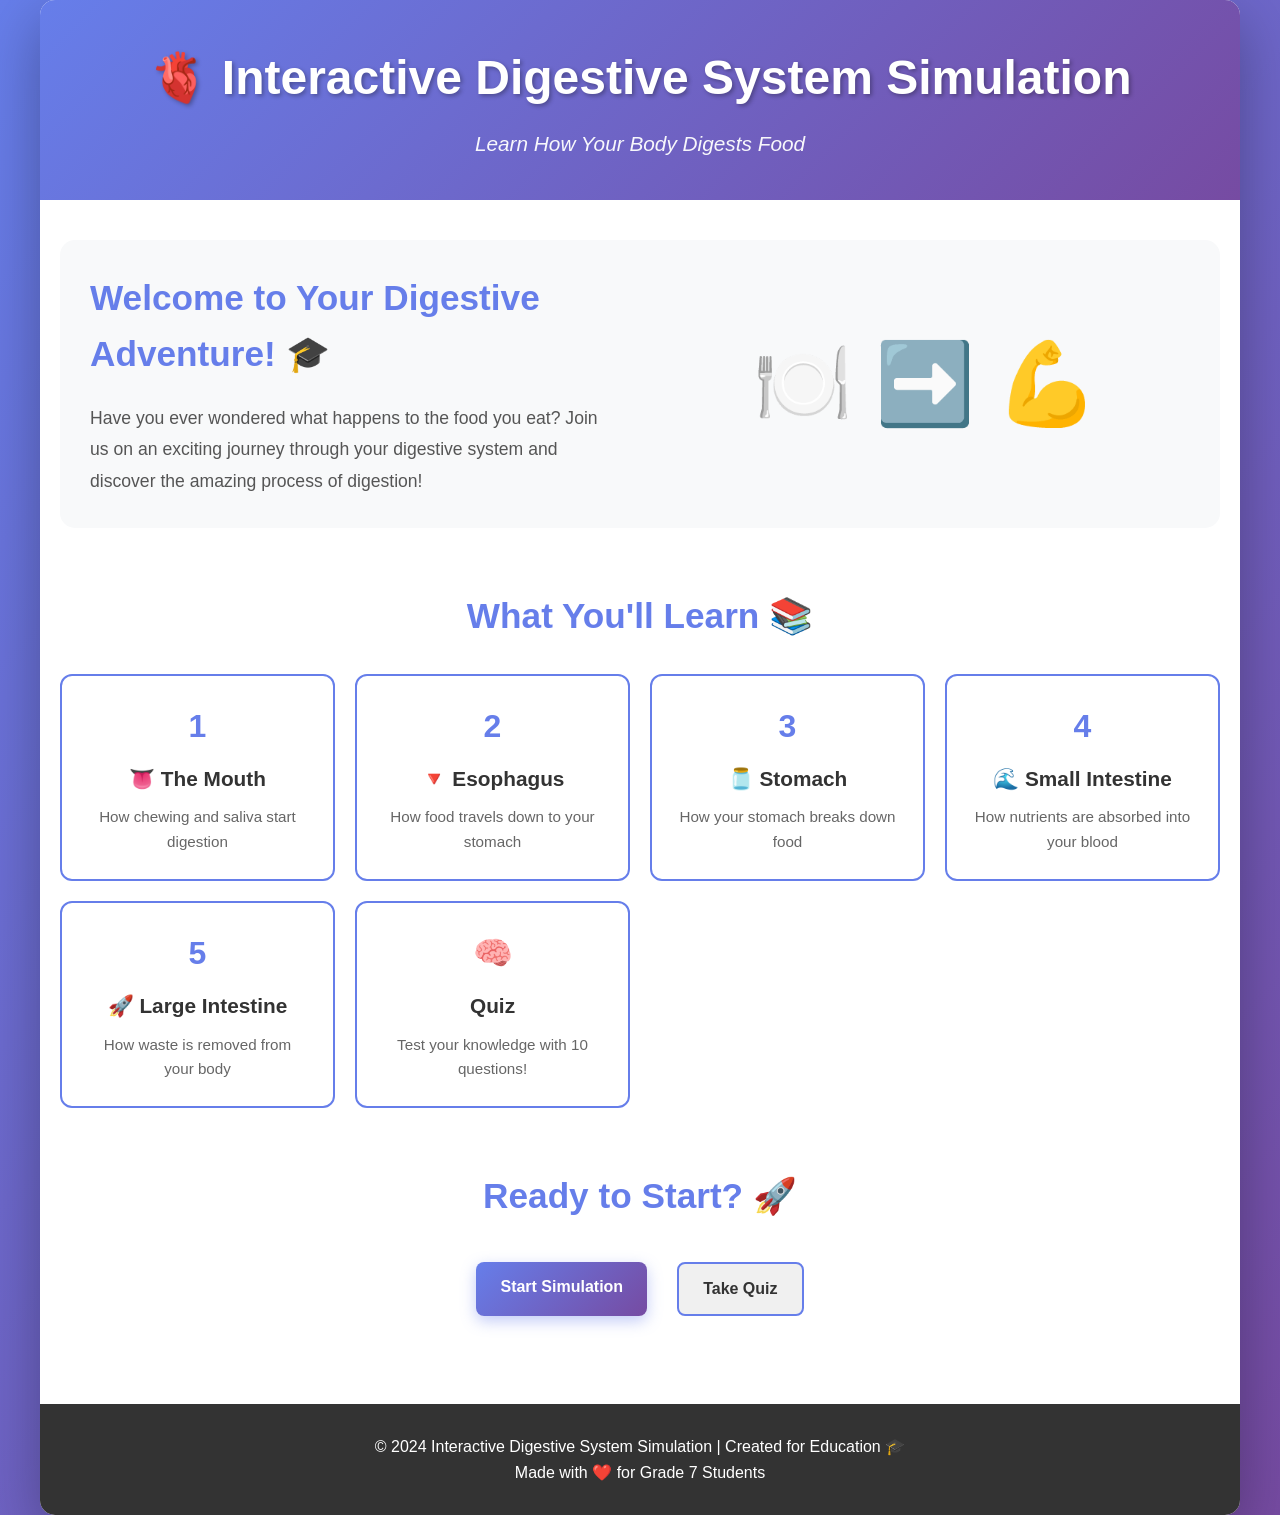
<file: index.html>
<!DOCTYPE html>
<html lang="en">
<head>
    <meta charset="UTF-8">
    <meta name="viewport" content="width=device-width, initial-scale=1.0">
    <meta name="description" content="Interactive Human Digestive System Simulation ">
    <title>Interactive Digestive System Simulation </title>
    <link rel="stylesheet" href="CSS/style.css">
</head>
<body>
    <div class="main-container">
        <!-- Header/Navigation -->
        <header class="header">
            <div class="header-content">
                <h1 class="main-title">🫀 Interactive Digestive System Simulation</h1>
                <p class="subtitle">Learn How Your Body Digests Food </p>
            </div>
        </header>

        <!-- Main Content -->
        <main class="content">
            <!-- Hero Section -->
            <section class="hero-section">
                <div class="hero-text">
                    <h2>Welcome to Your Digestive Adventure! 🎓</h2>
                    <p>Have you ever wondered what happens to the food you eat? Join us on an exciting journey through your digestive system and discover the amazing process of digestion!</p>
                </div>
                <div class="hero-visual">
                    <div class="digestive-icon">🍽️ ➡️ 💪</div>
                </div>
            </section>

            <!-- Learning Objectives -->
            <section class="objectives">
                <h2>What You'll Learn 📚</h2>
                <div class="objectives-grid">
                    <div class="objective-card">
                        <div class="obj-number">1</div>
                        <h3>👅 The Mouth</h3>
                        <p>How chewing and saliva start digestion</p>
                    </div>
                    <div class="objective-card">
                        <div class="obj-number">2</div>
                        <h3>🔻 Esophagus</h3>
                        <p>How food travels down to your stomach</p>
                    </div>
                    <div class="objective-card">
                        <div class="obj-number">3</div>
                        <h3>🫙 Stomach</h3>
                        <p>How your stomach breaks down food</p>
                    </div>
                    <div class="objective-card">
                        <div class="obj-number">4</div>
                        <h3>🌊 Small Intestine</h3>
                        <p>How nutrients are absorbed into your blood</p>
                    </div>
                    <div class="objective-card">
                        <div class="obj-number">5</div>
                        <h3>🚀 Large Intestine</h3>
                        <p>How waste is removed from your body</p>
                    </div>
                    <div class="objective-card">
                        <div class="obj-number">🧠</div>
                        <h3>Quiz</h3>
                        <p>Test your knowledge with 10 questions!</p>
                    </div>
                </div>
            </section>

        
            <!-- Call to Action -->
            <section class="cta">
                <h2>Ready to Start? 🚀</h2>
                <div class="cta-buttons">
                    <a href="HTML/mouth.html" class="btn btn-primary">Start Simulation</a>
                    <a href="HTML/quiz.html" class="btn btn-secondary">Take Quiz</a>
                </div>
            </section>
        </main>

        <!-- Footer -->
        <footer class="footer">
            <p>&copy; 2024 Interactive Digestive System Simulation | Created for Education 🎓</p>
            <p>Made with ❤️ for Grade 7 Students</p>
        </footer>
    </div>

    <script src="JS/main.js"></script>
</body>
</html>
</file>
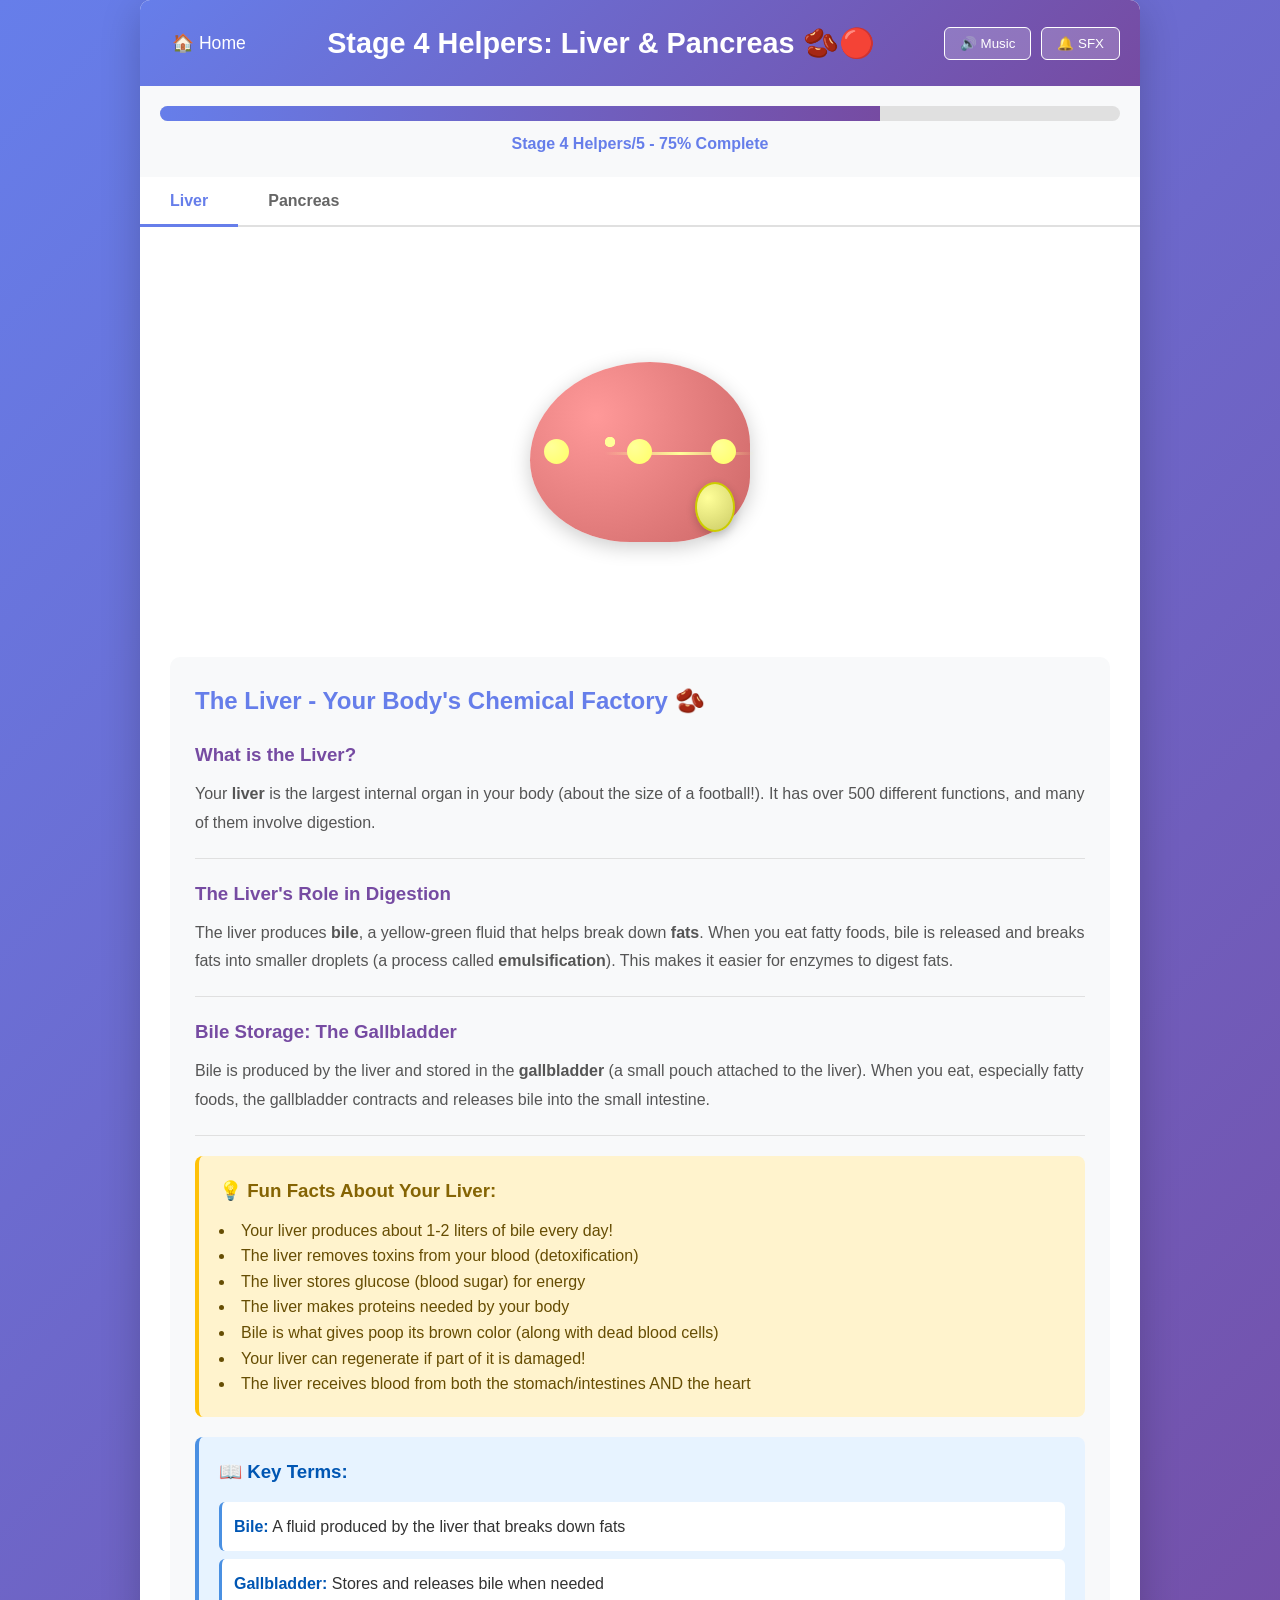
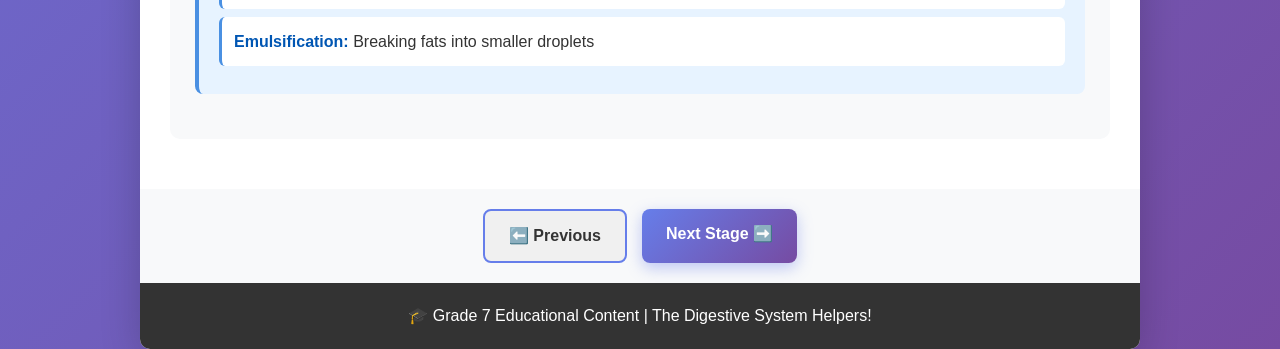
<file: HTML/liver-pancreas.html>
<!DOCTYPE html>
<html lang="en">
<head>
    <meta charset="UTF-8">
    <meta name="viewport" content="width=device-width, initial-scale=1.0">
    <title>Stage 4 Helpers: Liver & Pancreas - Digestive System</title>
    <link rel="stylesheet" href="../CSS/style.css">
    <link rel="stylesheet" href="../CSS/liver-pancreas.css">
</head>
<body>
    <div class="simulator-container">
        <!-- Header -->
        <header class="sim-header">
            <a href="../index.html" class="home-link">🏠 Home</a>
            <h1>Stage 4 Helpers: Liver & Pancreas 🫘🔴</h1>
            <div class="controls">
                <button id="musicToggle" class="control-btn">🔊 Music</button>
                <button id="sfxToggle" class="control-btn">🔔 SFX</button>
            </div>
        </header>

        <!-- Progress Bar -->
        <div class="progress-container">
            <div class="progress-bar">
                <div id="progressFill" class="progress-fill" style="width: 75%;"></div>
            </div>
            <p class="progress-text">Stage 4 Helpers/5 - 75% Complete</p>
        </div>

        <!-- Stage Tabs -->
        <div class="stage-tabs">
            <button class="tab-btn active" onclick="showStage('liver')">Liver</button>
            <button class="tab-btn" onclick="showStage('pancreas')">Pancreas</button>
        </div>

        <!-- Main Content -->
        <main class="stage-content">
            <!-- LIVER STAGE -->
            <div id="liver" class="stage-panel active">
                <div class="stage-visual">
                    <div class="liver-animation-container">
                        <div class="liver-organ">
                            <div class="liver-body"></div>
                            <div class="gallbladder"></div>
                            <div class="bile-ducts"></div>
                            <div class="bile-animation" id="bileAnimation">
                                <div class="bile-particle"></div>
                                <div class="bile-particle"></div>
                                <div class="bile-particle"></div>
                            </div>
                            <div class="fat-droplets">
                                <div class="fat-drop"></div>
                                <div class="fat-drop"></div>
                                <div class="fat-drop"></div>
                            </div>
                        </div>
                    </div>
                </div>

                <div class="educational-content">
                    <h2>The Liver - Your Body's Chemical Factory 🫘</h2>
                    
                    <div class="info-section">
                        <h3>What is the Liver?</h3>
                        <p>
                            Your <strong>liver</strong> is the largest internal organ in your body (about the size of a football!). 
                            It has over 500 different functions, and many of them involve digestion.
                        </p>
                    </div>

                    <div class="info-section">
                        <h3>The Liver's Role in Digestion</h3>
                        <p>
                            The liver produces <strong>bile</strong>, a yellow-green fluid that helps break down <strong>fats</strong>. 
                            When you eat fatty foods, bile is released and breaks fats into smaller droplets 
                            (a process called <strong>emulsification</strong>). This makes it easier for enzymes to digest fats.
                        </p>
                    </div>

                    <div class="info-section">
                        <h3>Bile Storage: The Gallbladder</h3>
                        <p>
                            Bile is produced by the liver and stored in the <strong>gallbladder</strong> 
                            (a small pouch attached to the liver). When you eat, especially fatty foods, 
                            the gallbladder contracts and releases bile into the small intestine.
                        </p>
                    </div>

                    <div class="fun-fact-box">
                        <h3>💡 Fun Facts About Your Liver:</h3>
                        <ul>
                            <li>Your liver produces about 1-2 liters of bile every day!</li>
                            <li>The liver removes toxins from your blood (detoxification)</li>
                            <li>The liver stores glucose (blood sugar) for energy</li>
                            <li>The liver makes proteins needed by your body</li>
                            <li>Bile is what gives poop its brown color (along with dead blood cells)</li>
                            <li>Your liver can regenerate if part of it is damaged!</li>
                            <li>The liver receives blood from both the stomach/intestines AND the heart</li>
                        </ul>
                    </div>

                    <div class="key-terms">
                        <h3>📖 Key Terms:</h3>
                        <div class="term-card">
                            <strong>Bile:</strong> A fluid produced by the liver that breaks down fats
                        </div>
                        <div class="term-card">
                            <strong>Gallbladder:</strong> Stores and releases bile when needed
                        </div>
                        <div class="term-card">
                            <strong>Emulsification:</strong> Breaking fats into smaller droplets
                        </div>
                    </div>
                </div>
            </div>

            <!-- PANCREAS STAGE -->
            <div id="pancreas" class="stage-panel">
                <div class="stage-visual">
                    <div class="pancreas-animation-container">
                        <div class="pancreas-organ">
                            <div class="pancreas-body"></div>
                            <div class="enzyme-production" id="enzymeProduction">
                                <div class="enzyme-bubble"></div>
                                <div class="enzyme-bubble"></div>
                                <div class="enzyme-bubble"></div>
                            </div>
                            <div class="hormone-particles">
                                <div class="hormone-particle">I</div>
                                <div class="hormone-particle">G</div>
                            </div>
                        </div>
                    </div>
                </div>

                <div class="educational-content">
                    <h2>The Pancreas - Your Enzyme Factory 🔴</h2>
                    
                    <div class="info-section">
                        <h3>What is the Pancreas?</h3>
                        <p>
                            Your <strong>pancreas</strong> is a long, thin organ that sits behind your stomach. 
                            It has two main jobs: one for digestion and one for regulating blood sugar.
                        </p>
                    </div>

                    <div class="info-section">
                        <h3>The Pancreas' Role in Digestion</h3>
                        <p>
                            The pancreas produces <strong>pancreatic juice</strong> containing powerful enzymes that break down:
                        </p>
                        <ul>
                            <li><strong>Carbohydrates →</strong> Pancreatic amylase breaks down starches</li>
                            <li><strong>Proteins →</strong> Proteases break down proteins</li>
                            <li><strong>Fats →</strong> Lipase breaks down fats</li>
                        </ul>
                        <p>
                            These enzymes are released into the small intestine where they continue breaking down food 
                            alongside the bile from the liver.
                        </p>
                    </div>

                    <div class="info-section">
                        <h3>Regulating Blood Sugar</h3>
                        <p>
                            The pancreas also produces two important hormones:
                        </p>
                        <ul>
                            <li><strong>Insulin:</strong> Helps your cells take in glucose (blood sugar) for energy</li>
                            <li><strong>Glucagon:</strong> Raises blood sugar when it gets too low</li>
                        </ul>
                        <p>
                            These hormones are released into your bloodstream to control your blood sugar levels throughout the day.
                        </p>
                    </div>

                    <div class="fun-fact-box">
                        <h3>💡 Fun Facts About Your Pancreas:</h3>
                        <ul>
                            <li>Your pancreas is about 6 inches (15 cm) long</li>
                            <li>The pancreas produces about 1-2 liters of pancreatic juice every day</li>
                            <li>Pancreatic enzymes are the most powerful digestive enzymes in your body</li>
                            <li>About 99% of the pancreas is involved in digestion; only 1% produces hormones</li>
                            <li>If the pancreas doesn't produce enough insulin, a person has diabetes</li>
                            <li>The pancreas is sometimes called the "workhorse" of digestion</li>
                        </ul>
                    </div>

                    <div class="key-terms">
                        <h3>📖 Key Terms:</h3>
                        <div class="term-card">
                            <strong>Pancreatic Juice:</strong> Contains enzymes for breaking down all food types
                        </div>
                        <div class="term-card">
                            <strong>Insulin:</strong> A hormone that helps cells use glucose
                        </div>
                        <div class="term-card">
                            <strong>Glucagon:</strong> A hormone that raises blood sugar levels
                        </div>
                        <div class="term-card">
                            <strong>Diabetes:</strong> A condition where blood sugar isn't controlled properly
                        </div>
                    </div>
                </div>
            </div>
        </main>

        <!-- Navigation Buttons -->
        <div class="navigation-buttons">
            <a href="oesophagus-stomach.html" class="btn btn-secondary">⬅️ Previous</a>
            <a href="small-large-intestine.html" class="btn btn-primary">Next Stage ➡️</a>
        </div>

        <!-- Footer -->
        <footer class="sim-footer">
            <p>🎓 Grade 7 Educational Content | The Digestive System Helpers!</p>
        </footer>
    </div>

    <script src="../JS/liver-pancreas.js"></script>
</body>
</html>
</file>
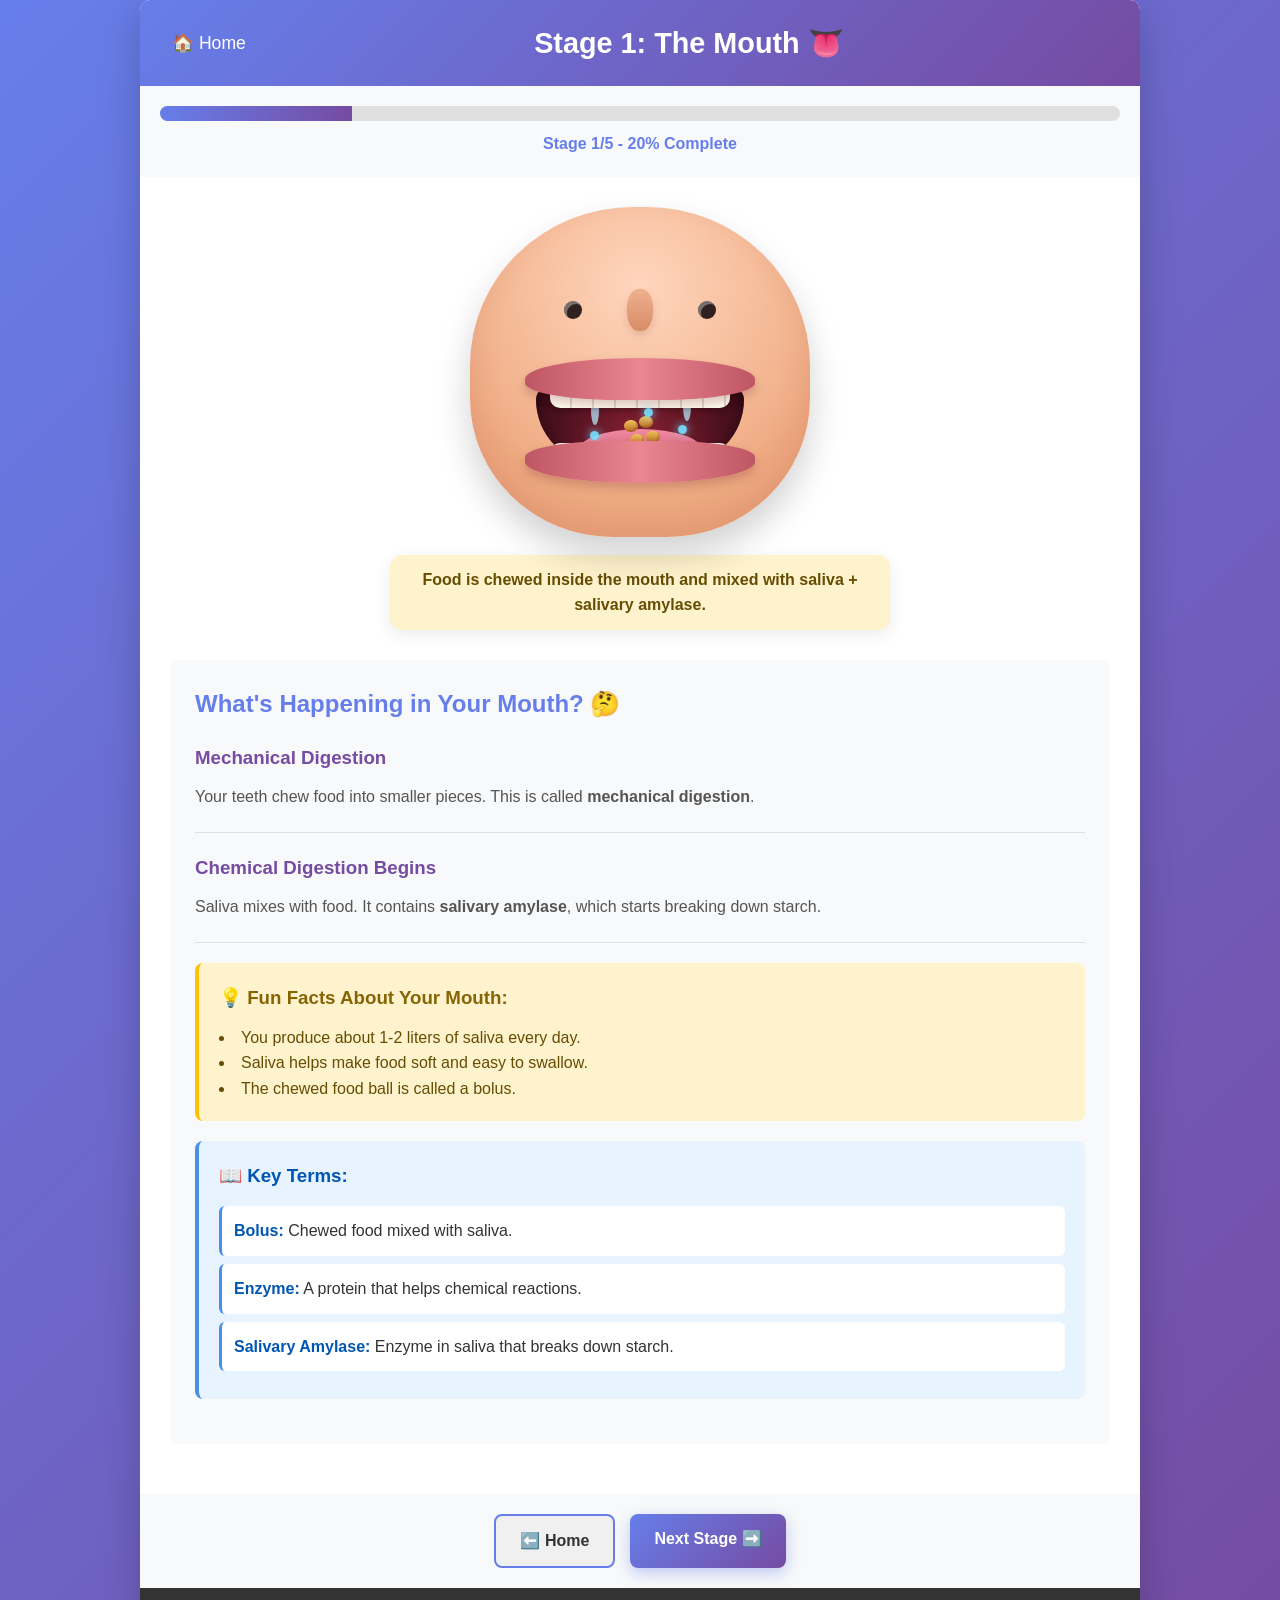
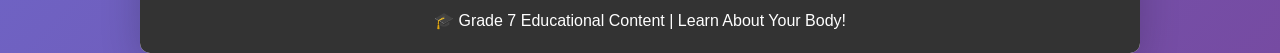
<file: HTML/mouth.html>
<!DOCTYPE html>
<html lang="en">
<head>
    <meta charset="UTF-8">
    <meta name="viewport" content="width=device-width, initial-scale=1.0">
    <title>Stage 1: The Mouth - Digestive System</title>
    <link rel="stylesheet" href="../CSS/style.css">
    <link rel="stylesheet" href="../CSS/mouth.css">
</head>
<body>
    <div class="simulator-container">
        <header class="sim-header clean-header">
            <a href="../index.html" class="home-link">🏠 Home</a>
            <h1>Stage 1: The Mouth 👅</h1>
        </header>

        <div class="progress-container">
            <div class="progress-bar">
                <div id="progressFill" class="progress-fill" style="width: 20%;"></div>
            </div>
            <p class="progress-text">Stage 1/5 - 20% Complete</p>
        </div>

        <main class="stage-content">
            <div class="stage-visual">
                <div class="animation-container">
                    <div class="mouth-scene" aria-label="Realistic mouth digestion animation">
                        <div class="face-card">
                            <div class="face-top">
                                <div class="eye"></div>
                                <div class="nose"></div>
                                <div class="eye"></div>
                            </div>

                            <div class="mouth-window" id="mouthAnimation">
                                <div class="upper-lip"></div>
                                <div class="mouth-cavity">
                                    <div class="teeth teeth-upper"></div>
                                    <div class="saliva-flow saliva-one"></div>
                                    <div class="saliva-flow saliva-two"></div>
                                    <div class="food-bolus" id="foodBolus">
                                        <span></span><span></span><span></span><span></span>
                                    </div>
                                    <div class="enzyme enzyme-a"></div>
                                    <div class="enzyme enzyme-b"></div>
                                    <div class="enzyme enzyme-c"></div>
                                    <div class="tongue"></div>
                                    <div class="teeth teeth-lower"></div>
                                </div>
                                <div class="lower-lip"></div>
                            </div>
                        </div>

                        <div class="animation-label">
                            Food is chewed inside the mouth and mixed with saliva + salivary amylase.
                        </div>
                    </div>
                </div>
            </div>

            <div class="educational-content">
                <section class="narration">
                    <h2>What's Happening in Your Mouth? 🤔</h2>
                    <div class="info-section">
                        <h3>Mechanical Digestion</h3>
                        <p>Your teeth chew food into smaller pieces. This is called <strong>mechanical digestion</strong>.</p>
                    </div>
                    <div class="info-section">
                        <h3>Chemical Digestion Begins</h3>
                        <p>Saliva mixes with food. It contains <strong>salivary amylase</strong>, which starts breaking down starch.</p>
                    </div>
                    <div class="fun-fact-box">
                        <h3>💡 Fun Facts About Your Mouth:</h3>
                        <ul>
                            <li>You produce about 1-2 liters of saliva every day.</li>
                            <li>Saliva helps make food soft and easy to swallow.</li>
                            <li>The chewed food ball is called a bolus.</li>
                        </ul>
                    </div>
                    <div class="key-terms">
                        <h3>📖 Key Terms:</h3>
                        <div class="term-card"><strong>Bolus:</strong> Chewed food mixed with saliva.</div>
                        <div class="term-card"><strong>Enzyme:</strong> A protein that helps chemical reactions.</div>
                        <div class="term-card"><strong>Salivary Amylase:</strong> Enzyme in saliva that breaks down starch.</div>
                    </div>
                </section>
            </div>
        </main>

        <div class="navigation-buttons">
            <a href="../index.html" class="btn btn-secondary">⬅️ Home</a>
            <a href="oesophagus-stomach.html" class="btn btn-primary">Next Stage ➡️</a>
        </div>

        <footer class="sim-footer">
            <p>🎓 Grade 7 Educational Content | Learn About Your Body!</p>
        </footer>
    </div>

    <script src="../JS/mouth.js"></script>
</body>
</html>
</file>
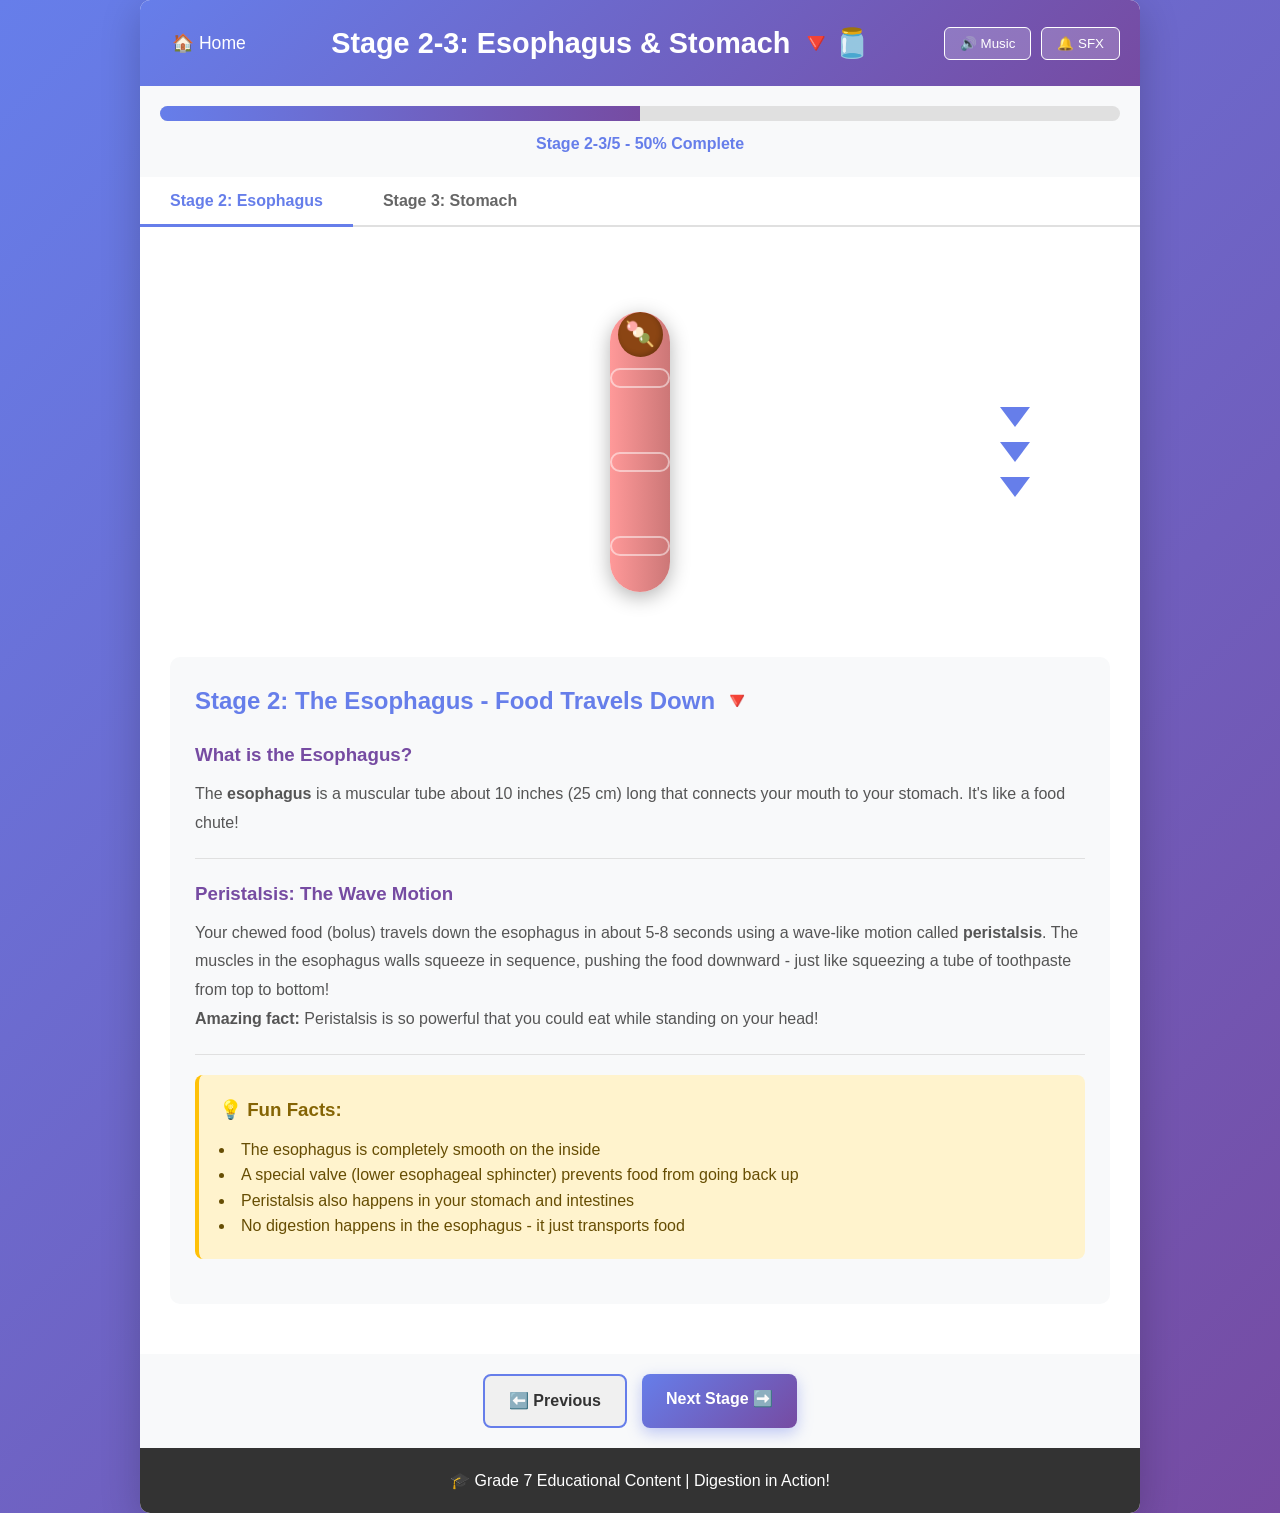
<file: HTML/oesophagus-stomach.html>
<!DOCTYPE html>
<html lang="en">
<head>
    <meta charset="UTF-8">
    <meta name="viewport" content="width=device-width, initial-scale=1.0">
    <title>Stage 2 & 3: Esophagus & Stomach - Digestive System</title>
    <link rel="stylesheet" href="../CSS/style.css">
    <link rel="stylesheet" href="../CSS/oesophagus-stomach.css">
</head>
<body>
    <div class="simulator-container">
        <!-- Header -->
        <header class="sim-header">
            <a href="../index.html" class="home-link">🏠 Home</a>
            <h1>Stage 2-3: Esophagus & Stomach 🔻🫙</h1>
            <div class="controls">
                <button id="musicToggle" class="control-btn">🔊 Music</button>
                <button id="sfxToggle" class="control-btn">🔔 SFX</button>
            </div>
        </header>

        <!-- Progress Bar -->
        <div class="progress-container">
            <div class="progress-bar">
                <div id="progressFill" class="progress-fill" style="width: 50%;"></div>
            </div>
            <p class="progress-text">Stage 2-3/5 - 50% Complete</p>
        </div>

        <!-- Stage Tabs -->
        <div class="stage-tabs">
            <button class="tab-btn active" onclick="showStage(2)">Stage 2: Esophagus</button>
            <button class="tab-btn" onclick="showStage(3)">Stage 3: Stomach</button>
        </div>

        <!-- Main Content -->
        <main class="stage-content">
            <!-- STAGE 2: ESOPHAGUS -->
            <div id="stage2" class="stage-panel active">
                <div class="stage-visual">
                    <div class="esophagus-animation-container">
                        <div class="esophagus">
                            <div class="food-ball" id="foodBall">🍡</div>
                            <div class="peristalsis-waves">
                                <div class="wave"></div>
                                <div class="wave"></div>
                                <div class="wave"></div>
                            </div>
                        </div>
                        <div class="esophagus-arrows">
                            <div class="arrow down"></div>
                            <div class="arrow down"></div>
                            <div class="arrow down"></div>
                        </div>
                    </div>
                </div>

                <div class="educational-content">
                    <h2>Stage 2: The Esophagus - Food Travels Down 🔻</h2>
                    
                    <div class="info-section">
                        <h3>What is the Esophagus?</h3>
                        <p>
                            The <strong>esophagus</strong> is a muscular tube about 10 inches (25 cm) long 
                            that connects your mouth to your stomach. It's like a food chute!
                        </p>
                    </div>

                    <div class="info-section">
                        <h3>Peristalsis: The Wave Motion</h3>
                        <p>
                            Your chewed food (bolus) travels down the esophagus in about 5-8 seconds using a wave-like motion 
                            called <strong>peristalsis</strong>. The muscles in the esophagus walls squeeze in sequence, 
                            pushing the food downward - just like squeezing a tube of toothpaste from top to bottom!
                        </p>
                        <p>
                            <strong>Amazing fact:</strong> Peristalsis is so powerful that you could eat while standing on your head!
                        </p>
                    </div>

                    <div class="fun-fact-box">
                        <h3>💡 Fun Facts:</h3>
                        <ul>
                            <li>The esophagus is completely smooth on the inside</li>
                            <li>A special valve (lower esophageal sphincter) prevents food from going back up</li>
                            <li>Peristalsis also happens in your stomach and intestines</li>
                            <li>No digestion happens in the esophagus - it just transports food</li>
                        </ul>
                    </div>

            <!-- STAGE 3: STOMACH -->
            <div id="stage3" class="stage-panel">
                <div class="stage-visual">
                    <div class="stomach-animation-container">
                        <div class="stomach">
                            <div class="stomach-wall" id="stomachWall"></div>
                            <div class="food-content" id="foodContent">
                                <div class="food-particle"></div>
                                <div class="food-particle"></div>
                                <div class="food-particle"></div>
                            </div>
                            <div class="juice-drops" id="juiceDrops">
                                <div class="juice-drop"></div>
                                <div class="juice-drop"></div>
                                <div class="juice-drop"></div>
                            </div>
                        </div>
                    </div>
                </div>

                <div class="educational-content">
                    <h2>Stage 3: The Stomach - Breaking Down Food 🫙</h2>
                    
                    <div class="info-section">
                        <h3>What Does the Stomach Do?</h3>
                        <p>
                            Your <strong>stomach</strong> is a muscular, J-shaped organ that stores and breaks down food. 
                            It's much more than just a storage tank - it's a powerful mixing machine!
                        </p>
                    </div>

                    <div class="info-section">
                        <h3>Mechanical Digestion: Churning</h3>
                        <p>
                            The stomach's muscular walls <strong>churn</strong> and squeeze, mixing the food into tiny pieces. 
                            This churning motion breaks down food physically into even smaller pieces.
                        </p>
                    </div>

                    <div class="info-section">
                        <h3>Chemical Digestion: Gastric Juices</h3>
                        <p>
                            Your stomach also releases <strong>gastric juice</strong> containing:
                        </p>
                        <ul>
                            <li><strong>Hydrochloric acid (HCl):</strong> Breaks down proteins and kills harmful bacteria</li>
                            <li><strong>Pepsin:</strong> An enzyme that breaks down proteins into smaller pieces</li>
                            <li><strong>Mucus:</strong> Protects the stomach lining from the acid</li>
                        </ul>
                        <p>
                            After 2-4 hours of churning and mixing, the food becomes a thick, soupy mixture called <strong>chyme</strong>.
                        </p>
                    </div>

                    <div class="fun-fact-box">
                        <h3>💡 Fun Facts About Your Stomach:</h3>
                        <ul>
                            <li>Your stomach is about the size of your fist when empty, but can hold up to 4 liters of food!</li>
                            <li>The stomach produces a new lining every 3-5 days so it doesn't digest itself</li>
                            <li>Your stomach produces 1-3 liters of gastric juice daily</li>
                            <li>The stomach is very muscular - it can produce 20,000 contractions per day</li>
                            <li>Different foods stay in your stomach for different amounts of time</li>
                        </ul>
                    </div>

                    <div class="key-terms">
                        <h3>📖 Key Terms:</h3>
                        <div class="term-card">
                            <strong>Chyme:</strong> The soupy mixture of food and gastric juices
                        </div>
                        <div class="term-card">
                            <strong>Pepsin:</strong> An enzyme that breaks down proteins
                        </div>
                        <div class="term-card">
                            <strong>Gastric Juice:</strong> The stomach's digestive secretion
                        </div>
                    </div>
                </div>
            </div>
        </main>

        <!-- Navigation Buttons -->
        <div class="navigation-buttons">
            <a href="mouth.html" class="btn btn-secondary">⬅️ Previous</a>
            <a href="liver-pancreas.html" class="btn btn-primary">Next Stage ➡️</a>
        </div>

        <!-- Footer -->
        <footer class="sim-footer">
            <p>🎓 Grade 7 Educational Content | Digestion in Action!</p>
        </footer>
    </div>

    <script src="../JS/oesophagus.js"></script>
</body>
</html>
</file>
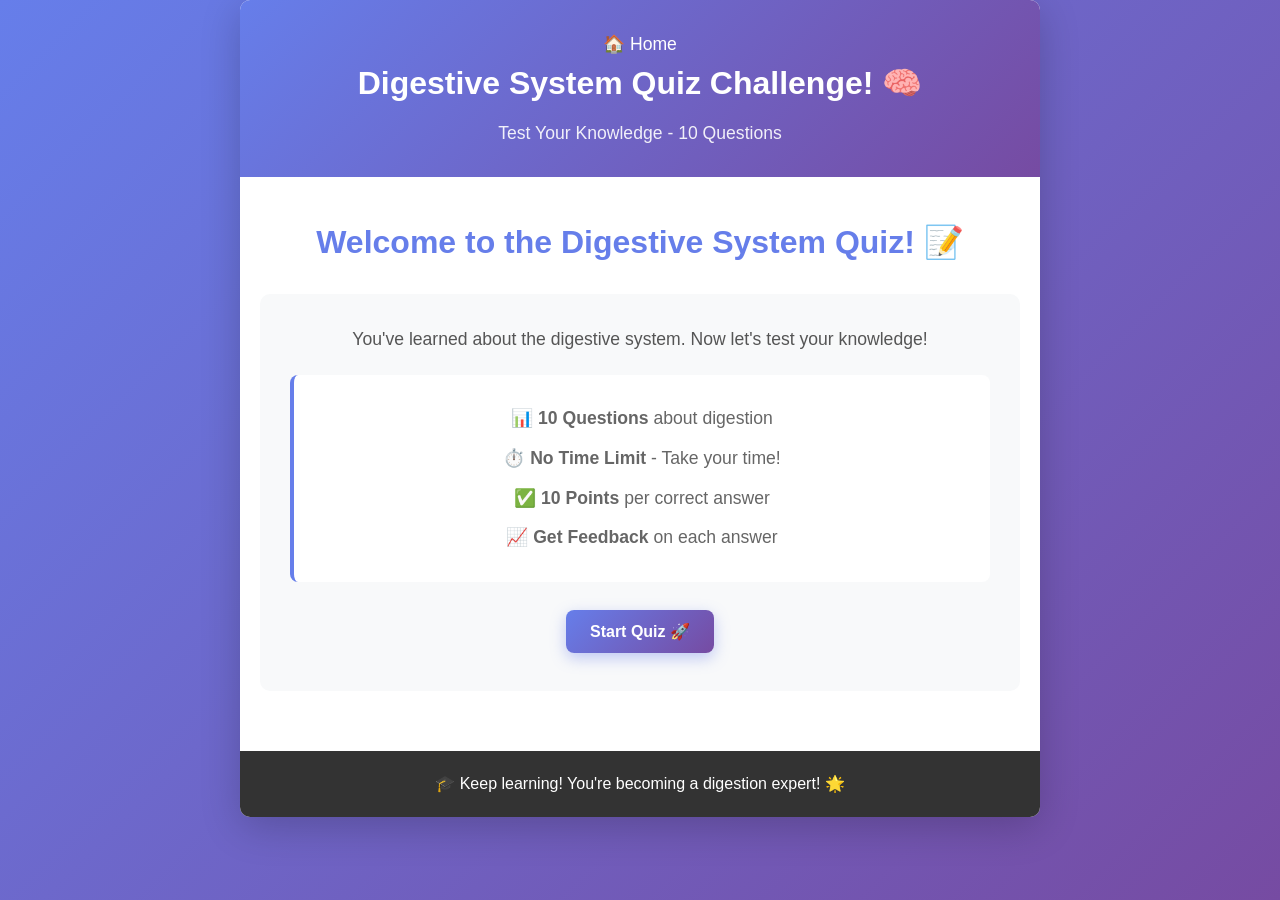
<file: HTML/quiz.html>
<!DOCTYPE html>
<html lang="en">
<head>
    <meta charset="UTF-8">
    <meta name="viewport" content="width=device-width, initial-scale=1.0">
    <title>Digestive System Quiz - Grade 7</title>
    <link rel="stylesheet" href="../CSS/style.css">
    <link rel="stylesheet" href="../CSS/quiz.css">
</head>
<body>
    <div class="quiz-container">
        <!-- Header -->
        <header class="quiz-header">
            <a href="../index.html" class="home-link">🏠 Home</a>
            <h1>Digestive System Quiz Challenge! 🧠</h1>
            <p class="quiz-subtitle">Test Your Knowledge - 10 Questions</p>
        </header>

        <!-- Quiz Screens -->
        <main class="quiz-main">
            <!-- START SCREEN -->
            <section id="startScreen" class="quiz-screen active">
                <div class="quiz-intro-box">
                    <h2>Welcome to the Digestive System Quiz! 📝</h2>
                    <div class="intro-content">
                        <p>You've learned about the digestive system. Now let's test your knowledge!</p>
                        <div class="quiz-info">
                            <p>📊 <strong>10 Questions</strong> about digestion</p>
                            <p>⏱️ <strong>No Time Limit</strong> - Take your time!</p>
                            <p>✅ <strong>10 Points</strong> per correct answer</p>
                            <p>📈 <strong>Get Feedback</strong> on each answer</p>
                        </div>
                        <button id="startBtn" onclick="startQuiz()" class="btn btn-primary">Start Quiz 🚀</button>
                    </div>
                </div>
            </section>

            <!-- QUIZ SCREEN -->
            <section id="quizScreen" class="quiz-screen">
                <!-- Progress Bar -->
                <div class="quiz-progress">
                    <div class="progress-info">
                        <span>Question <span id="currentQuestion">1</span> / 10</span>
                    </div>
                    <div class="progress-bar">
                        <div id="quizProgressFill" class="progress-fill"></div>
                    </div>
                </div>

                <!-- Question Container -->
                <div class="question-container">
                    <h2 id="questionText"></h2>
                    <div id="optionsContainer" class="options-container"></div>
                </div>

                <!-- Feedback Box -->
                <div id="feedbackBox" class="feedback-box hidden">
                    <div id="feedbackContent"></div>
                </div>

                <!-- Navigation -->
                <div class="quiz-navigation">
                    <button id="prevBtn" onclick="previousQuestion()" class="btn btn-secondary" disabled>⬅️ Previous</button>
                    <button id="submitBtn" onclick="submitAnswer()" class="btn btn-primary">Submit Answer</button>
                    <button id="nextBtn" onclick="nextQuestion()" class="btn btn-secondary" disabled>Next ➡️</button>
                </div>
            </section>

            <!-- RESULTS SCREEN -->
            <section id="resultsScreen" class="quiz-screen">
                <div class="results-container">
                    <h2>Quiz Complete! 🎉</h2>
                    
                    <!-- Score Display -->
                    <div class="score-display">
                        <div class="score-circle">
                            <div class="score-number" id="scoreNumber">0</div>
                            <div class="score-label">/ 100</div>
                        </div>
                    </div>

                    <!-- Message -->
                    <div id="resultMessage" class="result-message"></div>

                    <!-- Stats -->
                    <div class="result-stats">
                        <div class="stat-item">
                            <span class="stat-label">Correct:</span>
                            <span class="stat-value" id="correctCount">0</span>
                        </div>
                        <div class="stat-item">
                            <span class="stat-label">Incorrect:</span>
                            <span class="stat-value" id="incorrectCount">0</span>
                        </div>
                        <div class="stat-item">
                            <span class="stat-label">Accuracy:</span>
                            <span class="stat-value" id="accuracy">0%</span>
                        </div>
                    </div>

                    <!-- Answer Review -->
                    <div class="answer-review">
                        <h3>Your Answers 📋</h3>
                        <div id="answerReviewContainer"></div>
                    </div>

                    <!-- Action Buttons -->
                    <div class="result-actions">
                        <button onclick="retakeQuiz()" class="btn btn-primary">🔄 Retake Quiz</button>
                        <a href="small-large-intestine.html" class="btn btn-secondary">📚 Review Simulation</a>
                        <a href="../index.html" class="btn btn-secondary">🏠 Back to Home</a>
                    </div>
                </div>
            </section>
        </main>

        <!-- Footer -->
        <footer class="quiz-footer">
            <p>🎓 Keep learning! You're becoming a digestion expert! 🌟</p>
        </footer>
    </div>

    <script src="../JS/main.js"></script>
    <script src="../JS/quiz.js"></script>
</body>
</html>
</file>
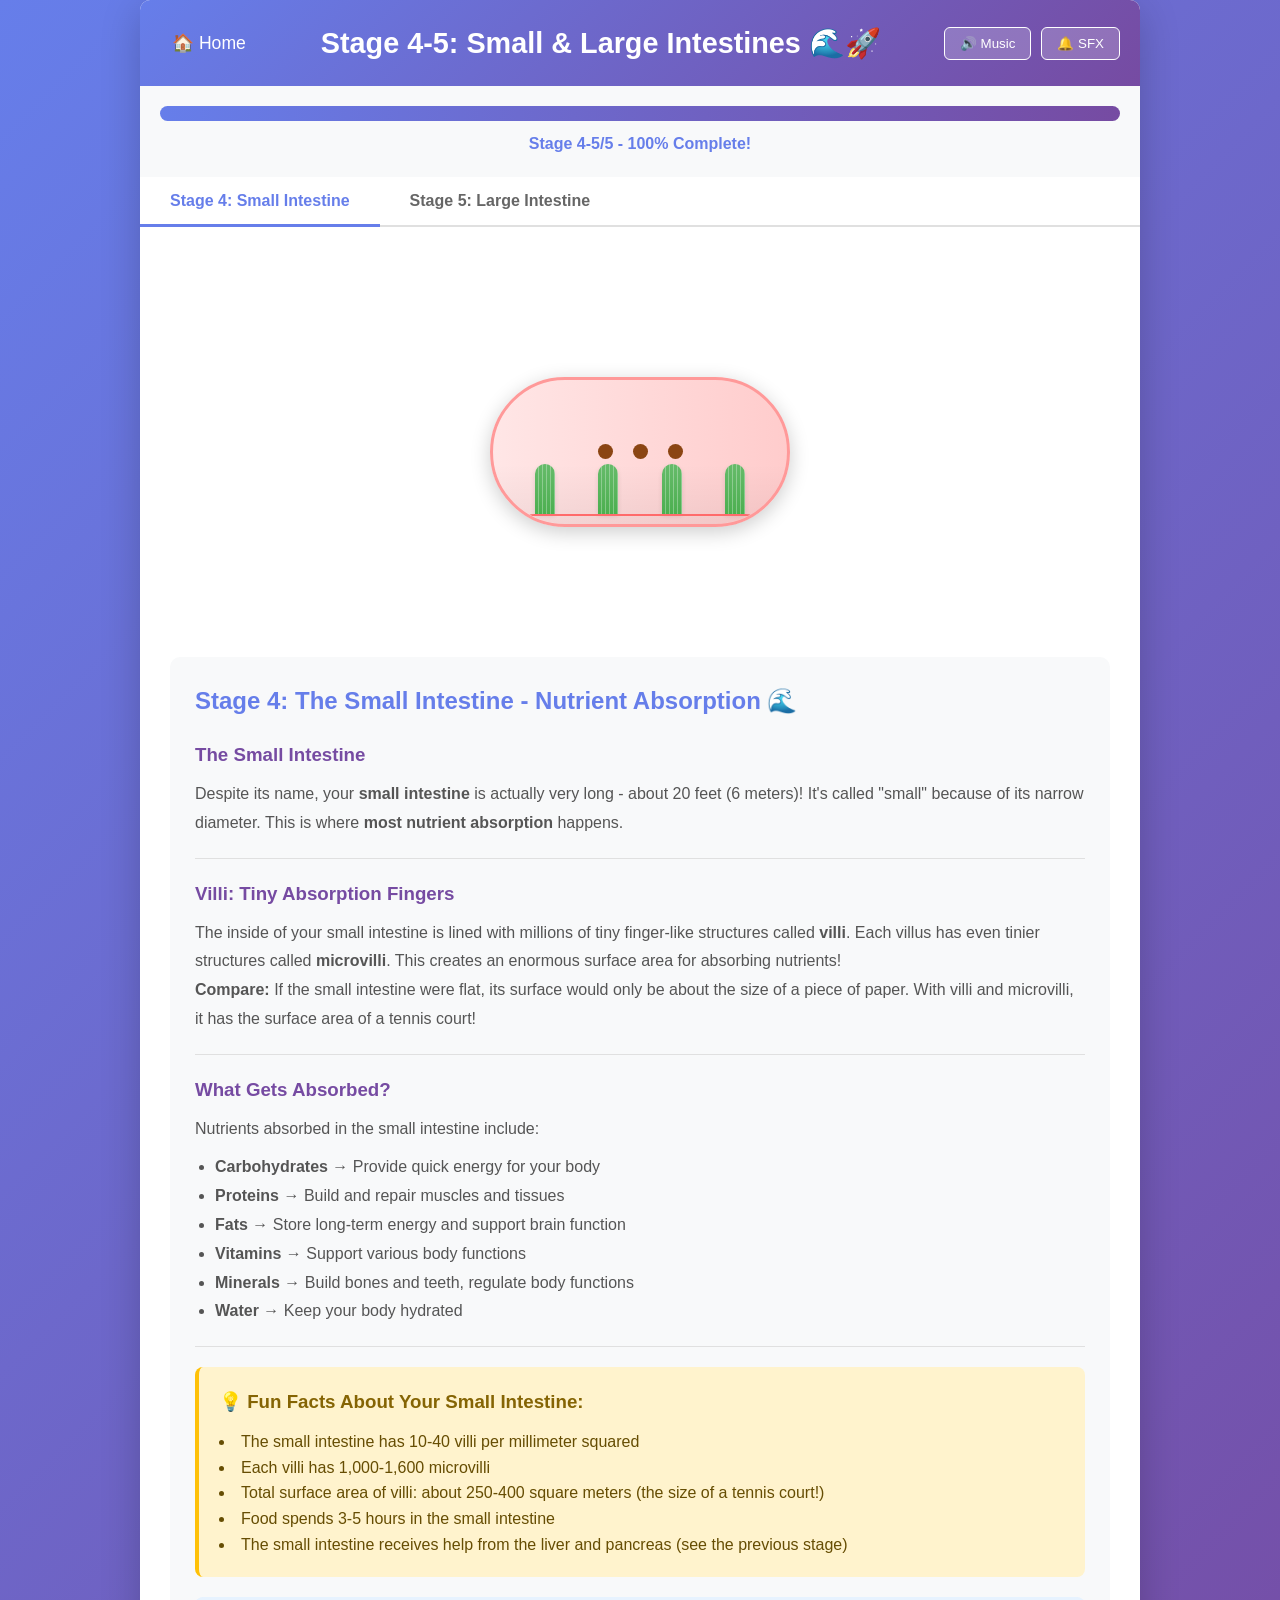
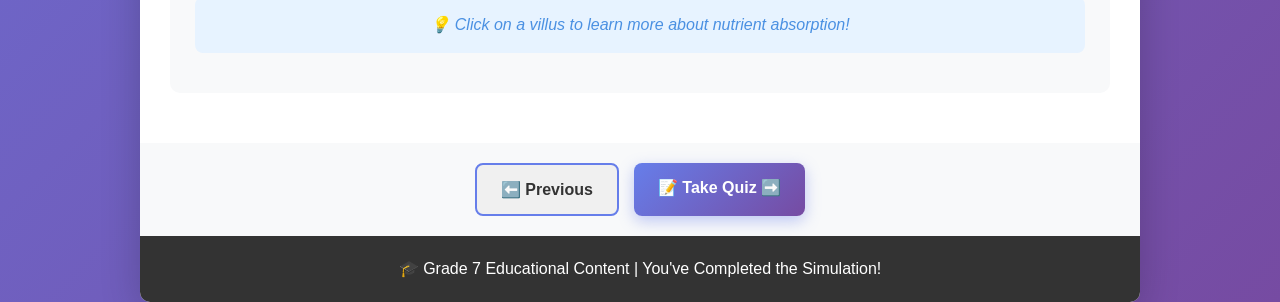
<file: HTML/small-large-intestine.html>
<!DOCTYPE html>
<html lang="en">
<head>
    <meta charset="UTF-8">
    <meta name="viewport" content="width=device-width, initial-scale=1.0">
    <title>Stage 4: Small & Large Intestines - Digestive System</title>
    <link rel="stylesheet" href="../CSS/style.css">
    <link rel="stylesheet" href="../CSS/small-large-intestine.css">
</head>
<body>
    <div class="simulator-container">
        <!-- Header -->
        <header class="sim-header">
            <a href="../index.html" class="home-link">🏠 Home</a>
            <h1>Stage 4-5: Small & Large Intestines 🌊🚀</h1>
            <div class="controls">
                <button id="musicToggle" class="control-btn">🔊 Music</button>
                <button id="sfxToggle" class="control-btn">🔔 SFX</button>
            </div>
        </header>

        <!-- Progress Bar -->
        <div class="progress-container">
            <div class="progress-bar">
                <div id="progressFill" class="progress-fill" style="width: 100%;"></div>
            </div>
            <p class="progress-text">Stage 4-5/5 - 100% Complete!</p>
        </div>

        <!-- Stage Tabs -->
        <div class="stage-tabs">
            <button class="tab-btn active" onclick="showStage(4)">Stage 4: Small Intestine</button>
            <button class="tab-btn" onclick="showStage(5)">Stage 5: Large Intestine</button>
        </div>

        <!-- Main Content -->
        <main class="stage-content">
            <!-- STAGE 4: SMALL INTESTINE -->
            <div id="stage4" class="stage-panel active">
                <div class="stage-visual">
                    <div class="small-intestine-animation-container">
                        <div class="small-intestine">
                            <div class="intestinal-lumen" id="lumen">
                                <div class="chyme-particles">
                                    <div class="particle"></div>
                                    <div class="particle"></div>
                                    <div class="particle"></div>
                                </div>
                            </div>
                            <div class="villi-section">
                                <div class="villus" onclick="showVillusInfo()">
                                    <div class="microvillus"></div>
                                </div>
                                <div class="villus" onclick="showVillusInfo()">
                                    <div class="microvillus"></div>
                                </div>
                                <div class="villus" onclick="showVillusInfo()">
                                    <div class="microvillus"></div>
                                </div>
                                <div class="villus" onclick="showVillusInfo()">
                                    <div class="microvillus"></div>
                                </div>
                            </div>
                            <div class="blood-vessel" id="bloodVessel">
                                <div class="nutrient-particle"></div>
                                <div class="nutrient-particle"></div>
                            </div>
                        </div>
                    </div>
                </div>

                <div class="educational-content">
                    <h2>Stage 4: The Small Intestine - Nutrient Absorption 🌊</h2>
                    
                    <div class="info-section">
                        <h3>The Small Intestine</h3>
                        <p>
                            Despite its name, your <strong>small intestine</strong> is actually very long - about 20 feet (6 meters)! 
                            It's called "small" because of its narrow diameter. This is where <strong>most nutrient absorption</strong> happens.
                        </p>
                    </div>

                    <div class="info-section">
                        <h3>Villi: Tiny Absorption Fingers</h3>
                        <p>
                            The inside of your small intestine is lined with millions of tiny finger-like structures called <strong>villi</strong>. 
                            Each villus has even tinier structures called <strong>microvilli</strong>. This creates an enormous surface area for absorbing nutrients!
                        </p>
                        <p>
                            <strong>Compare:</strong> If the small intestine were flat, its surface would only be about the size of a piece of paper. 
                            With villi and microvilli, it has the surface area of a tennis court!
                        </p>
                    </div>

                    <div class="info-section">
                        <h3>What Gets Absorbed?</h3>
                        <p>Nutrients absorbed in the small intestine include:</p>
                        <ul>
                            <li><strong>Carbohydrates →</strong> Provide quick energy for your body</li>
                            <li><strong>Proteins →</strong> Build and repair muscles and tissues</li>
                            <li><strong>Fats →</strong> Store long-term energy and support brain function</li>
                            <li><strong>Vitamins →</strong> Support various body functions</li>
                            <li><strong>Minerals →</strong> Build bones and teeth, regulate body functions</li>
                            <li><strong>Water →</strong> Keep your body hydrated</li>
                        </ul>
                    </div>

                    <div class="fun-fact-box">
                        <h3>💡 Fun Facts About Your Small Intestine:</h3>
                        <ul>
                            <li>The small intestine has 10-40 villi per millimeter squared</li>
                            <li>Each villi has 1,000-1,600 microvilli</li>
                            <li>Total surface area of villi: about 250-400 square meters (the size of a tennis court!)</li>
                            <li>Food spends 3-5 hours in the small intestine</li>
                            <li>The small intestine receives help from the liver and pancreas (see the previous stage)</li>
                        </ul>
                    </div>

                    <p class="interaction-hint">💡 Click on a villus to learn more about nutrient absorption!</p>

                    <!-- Info Box for Villi -->
                    <div id="villusInfo" class="info-box hidden">
                        <h4>How Villi Absorb Nutrients 🔬</h4>
                        <p>
                            Villi are covered with a single layer of cells that allow nutrients to pass through into the blood. 
                            Inside each villus are capillaries (tiny blood vessels) that carry absorbed nutrients throughout your body. 
                            The nutrients are then transported to your cells where they're used for energy, growth, and repair!
                        </p>
                    </div>
                </div>
            </div>

            <!-- STAGE 5: LARGE INTESTINE -->
            <div id="stage5" class="stage-panel">
                <div class="stage-visual">
                    <div class="large-intestine-animation-container">
                        <div class="large-intestine">
                            <div class="colon-section">
                                <div class="ascending-colon"></div>
                                <div class="transverse-colon"></div>
                                <div class="descending-colon"></div>
                            </div>
                            <div class="waste-particles" id="wasteParticles">
                                <div class="waste"></div>
                                <div class="waste"></div>
                                <div class="waste"></div>
                            </div>
                            <div class="water-indicator">
                                <div class="water-drop">💧</div>
                                <div class="water-drop">💧</div>
                                <div class="water-drop">💧</div>
                            </div>
                            <div class="rectum-indicator">📍 Rectum</div>
                        </div>
                    </div>
                </div>

                <div class="educational-content">
                    <h2>Stage 5: The Large Intestine - Waste Removal 🚀</h2>
                    
                    <div class="info-section">
                        <h3>The Large Intestine (Colon)</h3>
                        <p>
                            The <strong>large intestine</strong> (also called the <strong>colon</strong>) is shorter but wider than the small intestine. 
                            It's about 5 feet (1.5 meters) long. This is where the final stage of digestion happens!
                        </p>
                    </div>

                    <div class="info-section">
                        <h3>Water Absorption</h3>
                        <p>
                            The main job of the large intestine is to <strong>absorb water</strong> from the remaining food material 
                            (called chyme or waste). As water is absorbed, the material becomes more solid, forming <strong>stool</strong> (feces). 
                            This process takes about 8-12 hours, and the material moves slowly through the colon.
                        </p>
                    </div>

                    <div class="info-section">
                        <h3>Other Functions</h3>
                        <ul>
                            <li><strong>Bacteria:</strong> Your large intestine contains helpful bacteria that produce vitamins (especially B vitamins)</li>
                            <li><strong>Mineral Absorption:</strong> Some minerals like sodium are also absorbed</li>
                            <li><strong>Stool Formation:</strong> Water is removed, creating solid waste</li>
                            <li><strong>Storage:</strong> Stool is stored in the rectum until you use the bathroom</li>
                        </ul>
                    </div>

                    <div class="info-section">
                        <h3>The End of the Journey</h3>
                        <p>
                            Finally, the stool moves into the <strong>rectum</strong> and then exits your body through the <strong>anus</strong> 
                            during a bowel movement. The entire digestive process takes about 24-72 hours from the time you eat food 
                            to when it leaves your body!
                        </p>
                    </div>

                    <div class="fun-fact-box">
                        <h3>💡 Fun Facts About Your Large Intestine:</h3>
                        <ul>
                            <li>Your large intestine is home to trillions of helpful bacteria (called the microbiome)</li>
                            <li>These bacteria make up about 1-2% of your body weight!</li>
                            <li>The large intestine absorbs about 1.5 liters of water per day</li>
                            <li>Average stool is 75% water and 25% solid material</li>
                            <li>Bacterial fermentation in the large intestine produces gas (which you pass)</li>
                            <li>Your large intestine is 6 times wider than your small intestine</li>
                        </ul>
                    </div>

                    <!-- Completion Message -->
                    <div class="completion-box">
                        <h3>🎉 Congratulations! 🎉</h3>
                        <p>You've completed the digestive system journey! You now understand:</p>
                        <ul>
                            <li>✅ How your mouth starts digestion</li>
                            <li>✅ How food travels through your esophagus</li>
                            <li>✅ How your stomach breaks down food</li>
                            <li>✅ How your small intestine absorbs nutrients</li>
                            <li>✅ How your large intestine removes waste</li>
                        </ul>
                        <p><strong>Your digestive system is amazing! 🌟</strong></p>
                    </div>
                </div>
            </div>
        </main>

        <!-- Navigation Buttons -->
        <div class="navigation-buttons">
            <a href="oesophagus-stomach.html" class="btn btn-secondary">⬅️ Previous</a>
            <a href="quiz.html" class="btn btn-primary">📝 Take Quiz ➡️</a>
        </div>

        <!-- Footer -->
        <footer class="sim-footer">
            <p>🎓 Grade 7 Educational Content | You've Completed the Simulation!</p>
        </footer>
    </div>

    <script src="../JS/intestine.js"></script>
</body>
</html>
</file>
<file: CSS/style.css>
/* =================================================
   GLOBAL STYLES - Digestive System Simulation
   ================================================= */

* {
    margin: 0;
    padding: 0;
    box-sizing: border-box;
}

html {
    scroll-behavior: smooth;
    font-size: 16px;
}

body {
    font-family: 'Segoe UI', Tahoma, Geneva, Verdana, sans-serif;
    background: linear-gradient(135deg, #667eea 0%, #764ba2 100%);
    min-height: 100vh;
    color: #333;
    line-height: 1.6;
}

/* =================================================
   UTILITY CLASSES
   ================================================= */

.hidden {
    display: none !important;
}

.visible {
    display: block !important;
}

/* Button Styles */
.btn {
    padding: 12px 24px;
    border: none;
    border-radius: 8px;
    cursor: pointer;
    font-size: 1rem;
    font-weight: 600;
    transition: all 0.3s ease;
    text-decoration: none;
    display: inline-block;
    margin: 8px 5px;
}

.btn-primary {
    background: linear-gradient(135deg, #667eea 0%, #764ba2 100%);
    color: white;
    box-shadow: 0 5px 15px rgba(102, 126, 234, 0.4);
}

.btn-primary:hover {
    transform: translateY(-3px);
    box-shadow: 0 8px 20px rgba(102, 126, 234, 0.6);
}

.btn-secondary {
    background: #f0f0f0;
    color: #333;
    border: 2px solid #667eea;
}

.btn-secondary:hover {
    background: #e0e0e0;
    transform: translateY(-2px);
}

.btn-info {
    background: #4a90e2;
    color: white;
}

.btn-info:hover {
    background: #357abd;
}

/* =================================================
   HOME PAGE / INDEX STYLES
   ================================================= */

.main-container {
    max-width: 1200px;
    margin: 0 auto;
    background: white;
    border-radius: 15px;
    box-shadow: 0 20px 60px rgba(0, 0, 0, 0.3);
    overflow: hidden;
    animation: slideInUp 0.6s ease-out;
}

.header {
    background: linear-gradient(135deg, #667eea 0%, #764ba2 100%);
    color: white;
    padding: 40px 20px;
    text-align: center;
}

.header-content {
    max-width: 1000px;
    margin: 0 auto;
}

.main-title {
    font-size: 3rem;
    margin-bottom: 10px;
    text-shadow: 2px 2px 4px rgba(0, 0, 0, 0.3);
    animation: fadeInDown 0.6s ease-out;
}

.subtitle {
    font-size: 1.3rem;
    opacity: 0.95;
    font-style: italic;
}

/* Content Sections */
.content {
    padding: 40px 20px;
    max-width: 1200px;
    margin: 0 auto;
}

.hero-section {
    display: grid;
    grid-template-columns: 1fr 1fr;
    gap: 40px;
    align-items: center;
    margin-bottom: 60px;
    padding: 30px;
    background: #f8f9fa;
    border-radius: 15px;
}

.hero-text h2 {
    font-size: 2.2rem;
    color: #667eea;
    margin-bottom: 20px;
}

.hero-text p {
    font-size: 1.1rem;
    color: #555;
    line-height: 1.8;
}

.digestive-icon {
    font-size: 5rem;
    text-align: center;
    animation: pulse 2s infinite;
}

/* Objectives Section */
.objectives h2,
.features h2,
.cta h2 {
    font-size: 2.2rem;
    color: #667eea;
    text-align: center;
    margin-bottom: 30px;
}

.objectives-grid {
    display: grid;
    grid-template-columns: repeat(auto-fit, minmax(250px, 1fr));
    gap: 20px;
    margin-bottom: 40px;
}

.objective-card {
    background: white;
    border: 2px solid #667eea;
    padding: 25px;
    border-radius: 12px;
    text-align: center;
    transition: all 0.3s ease;
}

.objective-card:hover {
    transform: translateY(-10px);
    box-shadow: 0 10px 30px rgba(102, 126, 234, 0.3);
}

.obj-number {
    font-size: 2rem;
    font-weight: bold;
    color: #667eea;
    margin-bottom: 10px;
}

.objective-card h3 {
    font-size: 1.3rem;
    margin-bottom: 10px;
    color: #333;
}

.objective-card p {
    font-size: 0.95rem;
    color: #666;
}

/* Features Section */
.features {
    background: #f8f9fa;
    padding: 40px 20px;
    border-radius: 15px;
    margin-bottom: 40px;
}

.features-list {
    display: grid;
    grid-template-columns: repeat(auto-fit, minmax(200px, 1fr));
    gap: 20px;
}

.feature-item {
    background: white;
    padding: 20px;
    border-radius: 10px;
    text-align: center;
    border-left: 5px solid #667eea;
}

.feature-icon {
    font-size: 3rem;
    display: block;
    margin-bottom: 10px;
}

/* CTA Section */
.cta {
    text-align: center;
    margin: 60px 0 40px;
}

.cta-buttons {
    display: flex;
    justify-content: center;
    gap: 20px;
    flex-wrap: wrap;
}

/* Footer */
.footer {
    background: #333;
    color: white;
    padding: 30px;
    text-align: center;
}

/* =================================================
   SIMULATOR COMMON STYLES
   ================================================= */

.simulator-container {
    max-width: 1000px;
    margin: 0 auto;
    background: white;
    border-radius: 10px;
    box-shadow: 0 10px 40px rgba(0, 0, 0, 0.2);
    overflow: hidden;
}

.sim-header {
    background: linear-gradient(135deg, #667eea 0%, #764ba2 100%);
    color: white;
    padding: 20px;
    display: flex;
    justify-content: space-between;
    align-items: center;
    flex-wrap: wrap;
}

.home-link {
    color: white;
    text-decoration: none;
    font-size: 1.1rem;
    padding: 8px 12px;
    border-radius: 6px;
    transition: background 0.3s;
}

.home-link:hover {
    background: rgba(255, 255, 255, 0.2);
}

.sim-header h1 {
    flex: 1;
    text-align: center;
    font-size: 1.8rem;
}

.controls {
    display: flex;
    gap: 10px;
}

.control-btn {
    background: rgba(255, 255, 255, 0.2);
    color: white;
    border: 1px solid white;
    padding: 8px 15px;
    border-radius: 6px;
    cursor: pointer;
    transition: all 0.3s;
}

.control-btn:hover {
    background: rgba(255, 255, 255, 0.3);
}

/* Progress Bar */
.progress-container {
    padding: 20px;
    background: #f8f9fa;
}

.progress-bar {
    width: 100%;
    height: 15px;
    background: #e0e0e0;
    border-radius: 10px;
    overflow: hidden;
    margin-bottom: 10px;
}

.progress-fill {
    height: 100%;
    background: linear-gradient(90deg, #667eea 0%, #764ba2 100%);
    transition: width 0.5s ease;
}

.progress-text {
    text-align: center;
    font-weight: 600;
    color: #667eea;
}

/* Stage Content */
.stage-content {
    padding: 30px;
}

.stage-visual {
    text-align: center;
    margin-bottom: 30px;
    min-height: 300px;
    display: flex;
    align-items: center;
    justify-content: center;
}

.animation-container {
    width: 100%;
    max-width: 500px;
}

.educational-content {
    background: #f8f9fa;
    padding: 25px;
    border-radius: 10px;
    margin: 20px 0;
}

.educational-content h2 {
    color: #667eea;
    margin-bottom: 20px;
}

.info-section {
    margin-bottom: 20px;
    padding-bottom: 20px;
    border-bottom: 1px solid #e0e0e0;
}

.info-section h3 {
    color: #764ba2;
    margin-bottom: 10px;
}

.info-section p,
.info-section li {
    color: #555;
    line-height: 1.8;
}

.info-section ul {
    margin-left: 20px;
    margin-top: 10px;
}

.fun-fact-box {
    background: #fff3cd;
    border-left: 4px solid #ffc107;
    padding: 20px;
    border-radius: 8px;
    margin: 20px 0;
}

.fun-fact-box h3 {
    color: #856404;
    margin-bottom: 12px;
}

.fun-fact-box ul {
    list-style-position: inside;
    color: #664d03;
}

.key-terms {
    background: #e7f3ff;
    border-left: 4px solid #4a90e2;
    padding: 20px;
    border-radius: 8px;
    margin: 20px 0;
}

.key-terms h3 {
    color: #0056b3;
    margin-bottom: 15px;
}

.term-card {
    background: white;
    padding: 12px;
    margin: 8px 0;
    border-radius: 6px;
    border-left: 3px solid #4a90e2;
}

.term-card strong {
    color: #0056b3;
}

.info-box {
    background: #d1ecf1;
    border: 1px solid #bee5eb;
    border-radius: 8px;
    padding: 15px;
    margin: 15px 0;
}

.info-box h4 {
    color: #0c5460;
    margin-bottom: 10px;
}

.info-box p {
    color: #0c5460;
}

.completion-box {
    background: linear-gradient(135deg, #90ee90 0%, #98fb98 100%);
    border: 2px solid #228b22;
    padding: 25px;
    border-radius: 10px;
    text-align: center;
    margin: 20px 0;
}

.completion-box h3 {
    color: #228b22;
    font-size: 1.8rem;
    margin-bottom: 15px;
}

.completion-box ul {
    list-style: none;
    color: #1e7e34;
}

.completion-box li:before {
    content: "✅ ";
    margin-right: 10px;
}

/* Navigation Buttons */
.navigation-buttons {
    display: flex;
    justify-content: center;
    gap: 15px;
    padding: 20px;
    flex-wrap: wrap;
    background: #f8f9fa;
}

.navigation-buttons .btn {
    margin: 0;
}

/* Footer */
.sim-footer {
    background: #333;
    color: white;
    text-align: center;
    padding: 20px;
}

/* Stage Tabs */
.stage-tabs {
    display: flex;
    border-bottom: 2px solid #e0e0e0;
    margin-bottom: 20px;
}

.tab-btn {
    padding: 15px 30px;
    background: white;
    border: none;
    cursor: pointer;
    font-size: 1rem;
    font-weight: 600;
    color: #666;
    transition: all 0.3s;
    position: relative;
}

.tab-btn:hover {
    background: #f8f9fa;
}

.tab-btn.active {
    color: #667eea;
}

.tab-btn.active::after {
    content: '';
    position: absolute;
    bottom: -2px;
    left: 0;
    right: 0;
    height: 3px;
    background: #667eea;
}

.stage-panel {
    display: none;
}

.stage-panel.active {
    display: block;
    animation: fadeIn 0.5s ease-out;
}

/* Interaction Hint */
.interaction-hint {
    text-align: center;
    color: #4a90e2;
    font-style: italic;
    padding: 15px;
    background: #e7f3ff;
    border-radius: 8px;
    margin: 15px 0;
}

/* =================================================
   ANIMATIONS
   ================================================= */

@keyframes slideInUp {
    from {
        opacity: 0;
        transform: translateY(30px);
    }
    to {
        opacity: 1;
        transform: translateY(0);
    }
}

@keyframes fadeInDown {
    from {
        opacity: 0;
        transform: translateY(-20px);
    }
    to {
        opacity: 1;
        transform: translateY(0);
    }
}

@keyframes fadeIn {
    from {
        opacity: 0;
    }
    to {
        opacity: 1;
    }
}

@keyframes pulse {
    0%, 100% {
        transform: scale(1);
    }
    50% {
        transform: scale(1.1);
    }
}

/* =================================================
   RESPONSIVE DESIGN
   ================================================= */

@media (max-width: 768px) {
    .main-title {
        font-size: 2rem;
    }

    .header {
        padding: 25px 15px;
    }

    .hero-section {
        grid-template-columns: 1fr;
        gap: 20px;
        padding: 20px;
    }

    .content {
        padding: 20px 15px;
    }

    .sim-header {
        flex-direction: column;
        gap: 15px;
    }

    .sim-header h1 {
        font-size: 1.4rem;
    }

    .controls {
        width: 100%;
        justify-content: center;
    }

    .stage-content {
        padding: 20px 15px;
    }

    .stage-visual {
        min-height: 250px;
    }

    .objectives-grid,
    .features-list {
        grid-template-columns: 1fr;
    }

    .cta-buttons {
        flex-direction: column;
    }

    .cta-buttons .btn {
        width: 100%;
    }

    .navigation-buttons {
        flex-direction: column;
    }

    .navigation-buttons .btn {
        width: 100%;
    }
}

@media (max-width: 480px) {
    html {
        font-size: 14px;
    }

    .main-title {
        font-size: 1.5rem;
    }

    .header {
        padding: 20px 10px;
    }

    .content {
        padding: 15px 10px;
    }

    .btn {
        padding: 10px 15px;
        font-size: 0.9rem;
    }

    .stage-tabs {
        flex-wrap: wrap;
    }

    .tab-btn {
        padding: 12px 15px;
        font-size: 0.9rem;
    }
}

/* =================================================
   ACCESSIBILITY
   ================================================= */

button:focus,
a:focus {
    outline: 3px solid #667eea;
    outline-offset: 2px;
}

@media (prefers-reduced-motion: reduce) {
    * {
        animation-duration: 0.01ms !important;
        animation-iteration-count: 1 !important;
        transition-duration: 0.01ms !important;
    }
}
</file>
<file: CSS/liver-pancreas.css>
/* =================================================
   LIVER & PANCREAS STYLES - liver-pancreas.css
   ================================================= */

/* Liver Animation */
.liver-animation-container {
    position: relative;
    width: 100%;
    height: 350px;
    display: flex;
    align-items: center;
    justify-content: center;
}

.liver-organ {
    position: relative;
    width: 250px;
    height: 200px;
}

.liver-body {
    position: absolute;
    width: 220px;
    height: 180px;
    background: radial-gradient(circle at 30% 30%, #ff9999, #cc6666);
    border-radius: 60% 50% 40% 50%;
    left: 15px;
    top: 10px;
    box-shadow: 0 5px 20px rgba(0, 0, 0, 0.2);
}

.gallbladder {
    position: absolute;
    width: 40px;
    height: 50px;
    background: radial-gradient(circle at 30% 30%, #ffff99, #cccc66);
    border-radius: 50%;
    right: 30px;
    bottom: 20px;
    box-shadow: 0 3px 10px rgba(0, 0, 0, 0.2);
    border: 2px solid #cccc00;
}

.bile-ducts {
    position: absolute;
    width: 150px;
    height: 3px;
    background: linear-gradient(90deg, transparent, #ffff99, transparent);
    left: 90px;
    top: 100px;
    animation: bileFlow 2s ease-in-out infinite;
}

.bile-animation {
    position: absolute;
    width: 150px;
    height: 50px;
    left: 90px;
    top: 85px;
}

.bile-particle {
    position: absolute;
    width: 10px;
    height: 10px;
    background: #ffff99;
    border-radius: 50%;
    animation: bileMove 2s ease-in-out infinite;
}

.bile-particle:nth-child(1) {
    animation-delay: 0s;
}

.bile-particle:nth-child(2) {
    animation-delay: 0.5s;
}

.bile-particle:nth-child(3) {
    animation-delay: 1s;
}

@keyframes bileMove {
    0% {
        left: 0;
        top: 0;
        opacity: 0;
    }
    50% {
        opacity: 1;
    }
    100% {
        left: 130px;
        top: 20px;
        opacity: 0;
    }
}

@keyframes bileFlow {
    0%, 100% {
        opacity: 0.3;
    }
    50% {
        opacity: 0.8;
    }
}

.fat-droplets {
    position: absolute;
    width: 100%;
    height: 100%;
    display: flex;
    align-items: center;
    justify-content: space-around;
}

.fat-drop {
    width: 25px;
    height: 25px;
    background: radial-gradient(circle at 30% 30%, #ffff99, #ffff66);
    border-radius: 50%;
    animation: fatEmulsify 2s ease-in-out infinite;
}

.fat-drop:nth-child(1) {
    animation-delay: 0s;
    left: 50px;
}

.fat-drop:nth-child(2) {
    animation-delay: 0.3s;
    left: 100px;
}

.fat-drop:nth-child(3) {
    animation-delay: 0.6s;
    left: 150px;
}

@keyframes fatEmulsify {
    0%, 100% {
        transform: scale(1);
        opacity: 0.5;
    }
    50% {
        transform: scale(0.7);
        opacity: 1;
    }
}

/* Pancreas Animation */
.pancreas-animation-container {
    position: relative;
    width: 100%;
    height: 350px;
    display: flex;
    align-items: center;
    justify-content: center;
}

.pancreas-organ {
    position: relative;
    width: 280px;
    height: 120px;
}

.pancreas-body {
    position: absolute;
    width: 250px;
    height: 100px;
    background: linear-gradient(90deg, #ff9999 0%, #ffb3b3 50%, #ff6666 100%);
    border-radius: 50%;
    left: 15px;
    top: 10px;
    box-shadow: 0 5px 20px rgba(0, 0, 0, 0.2);
}

.enzyme-production {
    position: absolute;
    width: 250px;
    height: 100px;
    left: 15px;
    top: 10px;
    display: flex;
    align-items: center;
    justify-content: space-around;
}

.enzyme-bubble {
    width: 20px;
    height: 20px;
    background: #ff6b6b;
    border-radius: 50%;
    animation: enzymeRelease 2s ease-in-out infinite;
    opacity: 0.7;
}

.enzyme-bubble:nth-child(1) {
    animation-delay: 0s;
}

.enzyme-bubble:nth-child(2) {
    animation-delay: 0.5s;
}

.enzyme-bubble:nth-child(3) {
    animation-delay: 1s;
}

@keyframes enzymeRelease {
    0% {
        transform: translateY(0) scale(1);
        opacity: 0.3;
    }
    50% {
        opacity: 0.8;
    }
    100% {
        transform: translateY(-60px) scale(0.7);
        opacity: 0;
    }
}

.hormone-particles {
    position: absolute;
    bottom: 20px;
    left: 50%;
    transform: translateX(-50%);
    width: 100%;
    display: flex;
    justify-content: space-around;
    padding: 0 40px;
}

.hormone-particle {
    width: 30px;
    height: 30px;
    background: linear-gradient(135deg, #4a90e2, #357abd);
    border-radius: 50%;
    display: flex;
    align-items: center;
    justify-content: center;
    color: white;
    font-weight: bold;
    font-size: 1.2rem;
    animation: hormoneFlow 3s ease-in-out infinite;
}

.hormone-particle:nth-child(1) {
    animation-delay: 0s;
}

.hormone-particle:nth-child(2) {
    animation-delay: 1s;
}

@keyframes hormoneFlow {
    0% {
        transform: translateY(0) scale(1);
    }
    100% {
        transform: translateY(-100px) scale(0.8);
    }
}

@media (max-width: 768px) {
    .liver-animation-container,
    .pancreas-animation-container {
        height: 280px;
    }

    .liver-organ {
        width: 200px;
        height: 160px;
    }

    .liver-body {
        width: 180px;
        height: 150px;
    }

    .pancreas-organ {
        width: 240px;
        height: 100px;
    }

    .pancreas-body {
        width: 210px;
        height: 80px;
    }

    .bile-ducts {
        width: 120px;
        left: 70px;
    }

    .bile-animation {
        width: 120px;
        left: 70px;
    }
}
</file>
<file: CSS/mouth.css>
/* Realistic mouth animation - Stage 1 */
.clean-header { justify-content: space-between; }
.clean-header h1 { text-align: center; }

.mouth-scene {
    width: 100%;
    min-height: 360px;
    display: flex;
    flex-direction: column;
    align-items: center;
    justify-content: center;
    gap: 18px;
}

.face-card {
    width: 340px;
    height: 330px;
    background: radial-gradient(circle at 50% 25%, #ffd6bd 0%, #efaa82 70%);
    border-radius: 48% 48% 42% 42%;
    position: relative;
    box-shadow: inset 0 -18px 30px rgba(160, 70, 42, 0.16), 0 18px 35px rgba(0,0,0,0.18);
    overflow: hidden;
}

.face-top {
    position: absolute;
    top: 82px;
    left: 50%;
    transform: translateX(-50%);
    display: flex;
    align-items: center;
    gap: 45px;
}

.eye {
    width: 18px;
    height: 18px;
    background: #2e211f;
    border-radius: 50%;
    box-shadow: inset 3px 3px 0 rgba(255,255,255,0.35);
}

.nose {
    width: 26px;
    height: 42px;
    border-radius: 45%;
    background: linear-gradient(#efb08e, #d98c68);
    box-shadow: 0 4px 8px rgba(120,60,40,0.18);
}

.mouth-window {
    position: absolute;
    left: 50%;
    bottom: 54px;
    transform: translateX(-50%);
    width: 230px;
    height: 125px;
}

.upper-lip, .lower-lip {
    position: absolute;
    left: 50%;
    transform: translateX(-50%);
    width: 230px;
    height: 42px;
    background: linear-gradient(90deg, #bf5664, #e98691, #bf5664);
    z-index: 5;
    box-shadow: 0 5px 10px rgba(92,20,38,0.22);
}

.upper-lip {
    top: 0;
    border-radius: 52% 52% 42% 42%;
    animation: upperChew 1.1s ease-in-out infinite;
}

.lower-lip {
    bottom: 0;
    border-radius: 42% 42% 55% 55%;
    animation: lowerChew 1.1s ease-in-out infinite;
}

.mouth-cavity {
    position: absolute;
    left: 50%;
    top: 29px;
    transform: translateX(-50%);
    width: 208px;
    height: 77px;
    background: radial-gradient(circle at 50% 78%, #8d2334 0%, #4b101e 72%);
    border-radius: 14px 14px 70px 70px;
    overflow: hidden;
    box-shadow: inset 0 8px 18px rgba(0,0,0,0.65);
    animation: cavityChew 1.1s ease-in-out infinite;
}

.teeth {
    position: absolute;
    left: 14px;
    width: 180px;
    height: 21px;
    background: repeating-linear-gradient(90deg, #fff8ea 0 20px, #dfd7c5 20px 22px);
    z-index: 4;
    box-shadow: 0 2px 4px rgba(0,0,0,0.18);
}

.teeth-upper { top: 0; border-radius: 0 0 10px 10px; }
.teeth-lower { bottom: 0; border-radius: 10px 10px 0 0; }

.tongue {
    position: absolute;
    left: 42px;
    bottom: -9px;
    width: 125px;
    height: 44px;
    background: linear-gradient(#f18ba1, #c74765);
    border-radius: 55% 55% 0 0;
    z-index: 2;
    animation: tongueMove 1.7s ease-in-out infinite;
}

.food-bolus {
    position: absolute;
    left: 86px;
    top: 28px;
    width: 42px;
    height: 33px;
    z-index: 3;
    animation: bolusChew 1.1s ease-in-out infinite;
}

.food-bolus span {
    position: absolute;
    width: 14px;
    height: 12px;
    background: linear-gradient(#f2c25b, #b96b24);
    border-radius: 48%;
    box-shadow: inset -2px -2px 0 rgba(100,50,20,0.22);
}
.food-bolus span:nth-child(1){ left: 2px; top: 5px; }
.food-bolus span:nth-child(2){ left: 17px; top: 1px; }
.food-bolus span:nth-child(3){ left: 24px; top: 16px; }
.food-bolus span:nth-child(4){ left: 8px; top: 19px; }

.saliva-flow {
    position: absolute;
    width: 8px;
    height: 28px;
    background: rgba(185, 235, 255, 0.72);
    border-radius: 50%;
    z-index: 3;
    filter: blur(0.2px);
    animation: salivaDrip 1.3s linear infinite;
}
.saliva-one { left: 55px; top: 10px; }
.saliva-two { right: 53px; top: 6px; animation-delay: 0.45s; }

.enzyme {
    position: absolute;
    width: 9px;
    height: 9px;
    border-radius: 50%;
    background: rgba(118, 226, 255, 0.92);
    z-index: 4;
    box-shadow: 0 0 10px rgba(118,226,255,0.95);
    animation: enzymeFloat 2s ease-in-out infinite;
}
.enzyme-a { left: 54px; top: 44px; }
.enzyme-b { left: 142px; top: 38px; animation-delay: .4s; }
.enzyme-c { left: 108px; top: 21px; animation-delay: .8s; }

.animation-label {
    max-width: 520px;
    padding: 12px 18px;
    border-radius: 12px;
    background: #fff3cd;
    color: #664d03;
    font-weight: 600;
    box-shadow: 0 5px 18px rgba(0,0,0,0.08);
}

@keyframes upperChew { 0%,100%{ transform: translate(-50%,0); } 50%{ transform: translate(-50%,12px); } }
@keyframes lowerChew { 0%,100%{ transform: translate(-50%,0); } 50%{ transform: translate(-50%,-11px); } }
@keyframes cavityChew { 0%,100%{ height:77px; } 50%{ height:52px; top:42px; } }
@keyframes tongueMove { 0%,100%{ transform: translateX(0) scaleX(1); } 50%{ transform: translateX(12px) scaleX(0.92); } }
@keyframes bolusChew { 0%,100%{ transform: translate(0,0) rotate(0deg) scale(1); } 50%{ transform: translate(-8px,5px) rotate(22deg) scale(.72); } }
@keyframes salivaDrip { 0%{ opacity:0; transform: translateY(-12px) scaleY(.5); } 35%{ opacity:1; } 100%{ opacity:0; transform: translateY(35px) scaleY(1.25); } }
@keyframes enzymeFloat { 0%,100%{ transform: translate(0,0); opacity:.35; } 50%{ transform: translate(12px,8px); opacity:1; } }

@media (max-width: 480px) {
    .face-card { width: 285px; height: 295px; }
    .mouth-window { transform: translateX(-50%) scale(.86); bottom: 42px; }
}
</file>
<file: CSS/oesophagus-stomach.css>
/* =================================================
   ESOPHAGUS & STOMACH STYLES - oesophagus-stomach.css
   ================================================= */

/* Esophagus Animation */
.esophagus-animation-container {
    position: relative;
    width: 100%;
    height: 350px;
    display: flex;
    align-items: center;
    justify-content: center;
}

.esophagus {
    position: relative;
    width: 60px;
    height: 280px;
    background: linear-gradient(90deg, #ff9999 0%, #cc7777 100%);
    border-radius: 30px;
    overflow: hidden;
    box-shadow: 0 5px 20px rgba(0, 0, 0, 0.3);
}

.food-ball {
    position: absolute;
    width: 45px;
    height: 45px;
    background: #8B4513;
    border-radius: 50%;
    left: 7.5px;
    top: 0;
    animation: foodFall 2s ease-in-out infinite;
    display: flex;
    align-items: center;
    justify-content: center;
    font-size: 1.5rem;
    box-shadow: inset -2px -2px 5px rgba(0, 0, 0, 0.2);
}

@keyframes foodFall {
    0% {
        top: 0;
        opacity: 1;
    }
    100% {
        top: 235px;
        opacity: 0.3;
    }
}

.peristalsis-waves {
    position: absolute;
    width: 100%;
    height: 100%;
    left: 0;
    top: 0;
}

.wave {
    position: absolute;
    width: 100%;
    height: 20px;
    border: 2px solid rgba(255, 255, 255, 0.5);
    border-radius: 10px;
    animation: waveMove 2s ease-in-out infinite;
}

.wave:nth-child(1) {
    top: 20%;
    animation-delay: 0s;
}

.wave:nth-child(2) {
    top: 50%;
    animation-delay: 0.3s;
}

.wave:nth-child(3) {
    top: 80%;
    animation-delay: 0.6s;
}

@keyframes waveMove {
    0% {
        transform: scaleY(1);
        opacity: 1;
    }
    100% {
        transform: scaleY(1.5);
        opacity: 0;
    }
}

.esophagus-arrows {
    position: absolute;
    right: 80px;
    top: 50%;
    transform: translateY(-50%);
}

.arrow {
    width: 0;
    height: 0;
    border-left: 15px solid transparent;
    border-right: 15px solid transparent;
    border-top: 20px solid #667eea;
    margin: 15px 0;
    animation: arrowBounce 1.5s ease-in-out infinite;
}

@keyframes arrowBounce {
    0%, 100% {
        opacity: 0.3;
        transform: translateY(0);
    }
    50% {
        opacity: 1;
        transform: translateY(10px);
    }
}

/* Stomach Animation */
.stomach-animation-container {
    position: relative;
    width: 100%;
    height: 350px;
    display: flex;
    align-items: center;
    justify-content: center;
}

.stomach {
    position: relative;
    width: 200px;
    height: 250px;
    background: radial-gradient(circle at 30% 30%, #ff6b6b, #cc3333);
    border-radius: 60% 50% 50% 60%;
    box-shadow: 0 5px 25px rgba(0, 0, 0, 0.3);
    animation: stomachChurn 2s ease-in-out infinite;
}

.stomach-wall {
    position: absolute;
    width: 100%;
    height: 100%;
    border: 3px solid rgba(255, 255, 255, 0.3);
    border-radius: 60% 50% 50% 60%;
    animation: stomachPulse 2s ease-in-out infinite;
}

@keyframes stomachChurn {
    0%, 100% {
        transform: rotate(0deg) scale(1);
    }
    50% {
        transform: rotate(3deg) scale(1.02);
    }
}

@keyframes stomachPulse {
    0%, 100% {
        border-width: 3px;
    }
    50% {
        border-width: 2px;
    }
}

.food-content {
    position: absolute;
    width: 100%;
    height: 100%;
    display: flex;
    align-items: center;
    justify-content: center;
    flex-wrap: wrap;
}

.food-particle {
    width: 25px;
    height: 25px;
    background: #8B4513;
    border-radius: 50%;
    margin: 10px;
    animation: particleMove 2s ease-in-out infinite;
}

.food-particle:nth-child(1) {
    animation-delay: 0s;
}

.food-particle:nth-child(2) {
    animation-delay: 0.3s;
}

.food-particle:nth-child(3) {
    animation-delay: 0.6s;
}

@keyframes particleMove {
    0%, 100% {
        transform: translate(0, 0) scale(1);
    }
    25% {
        transform: translate(30px, 20px) scale(0.9);
    }
    50% {
        transform: translate(-30px, 30px) scale(0.8);
    }
    75% {
        transform: translate(20px, -20px) scale(0.9);
    }
}

.juice-drops {
    position: absolute;
    width: 100%;
    height: 100%;
    display: flex;
    align-items: center;
    justify-content: center;
}

.juice-drop {
    width: 8px;
    height: 8px;
    background: #ffff99;
    border-radius: 50%;
    opacity: 0.6;
    animation: juiceFloat 1.5s ease-in-out infinite;
    margin: 15px;
}

.juice-drop:nth-child(1) {
    animation-delay: 0s;
}

.juice-drop:nth-child(2) {
    animation-delay: 0.3s;
}

.juice-drop:nth-child(3) {
    animation-delay: 0.6s;
}

@keyframes juiceFloat {
    0% {
        transform: translate(0, 0) scale(1);
        opacity: 0.3;
    }
    50% {
        transform: translate(20px, -30px) scale(1.2);
        opacity: 0.8;
    }
    100% {
        transform: translate(0, 60px) scale(0.8);
        opacity: 0;
    }
}

@media (max-width: 768px) {
    .esophagus-animation-container,
    .stomach-animation-container {
        height: 280px;
    }

    .esophagus {
        width: 50px;
        height: 230px;
    }

    .food-ball {
        width: 40px;
        height: 40px;
        font-size: 1.2rem;
    }

    .stomach {
        width: 160px;
        height: 200px;
    }
}
</file>
<file: CSS/quiz.css>
/* =================================================
   QUIZ STYLES - quiz.css
   ================================================= */

.quiz-container {
    max-width: 800px;
    margin: 0 auto;
    background: white;
    border-radius: 10px;
    box-shadow: 0 10px 40px rgba(0, 0, 0, 0.2);
    overflow: hidden;
}

.quiz-header {
    background: linear-gradient(135deg, #667eea 0%, #764ba2 100%);
    color: white;
    padding: 30px 20px;
    text-align: center;
}

.quiz-header h1 {
    font-size: 2rem;
    margin-bottom: 10px;
}

.quiz-subtitle {
    font-size: 1.1rem;
    opacity: 0.9;
}

.quiz-main {
    min-height: 500px;
    position: relative;
}

.quiz-screen {
    display: none;
    padding: 40px 20px;
    animation: fadeIn 0.5s ease-out;
}

.quiz-screen.active {
    display: block;
}

/* Start Screen */
.quiz-intro-box {
    text-align: center;
}

.quiz-intro-box h2 {
    font-size: 2rem;
    color: #667eea;
    margin-bottom: 25px;
}

.intro-content {
    background: #f8f9fa;
    padding: 30px;
    border-radius: 10px;
    margin: 20px 0;
}

.intro-content p {
    font-size: 1.1rem;
    color: #555;
    margin-bottom: 15px;
    line-height: 1.8;
}

.quiz-info {
    background: white;
    padding: 20px;
    border-radius: 8px;
    margin: 20px 0;
    border-left: 4px solid #667eea;
}

.quiz-info p {
    margin: 8px 0;
    color: #666;
}

.start-quiz-btn {
    background: linear-gradient(135deg, #667eea 0%, #764ba2 100%);
    color: white;
    padding: 15px 40px;
    font-size: 1.1rem;
    border: none;
    border-radius: 50px;
    cursor: pointer;
    margin-top: 20px;
    transition: all 0.3s;
    box-shadow: 0 5px 15px rgba(102, 126, 234, 0.4);
}

.start-quiz-btn:hover {
    transform: translateY(-3px);
    box-shadow: 0 8px 20px rgba(102, 126, 234, 0.6);
}

/* Quiz Progress */
.quiz-progress {
    background: #f8f9fa;
    padding: 20px;
    margin-bottom: 20px;
}

.progress-info {
    text-align: center;
    font-weight: 600;
    color: #667eea;
    margin-bottom: 10px;
}

.progress-bar {
    width: 100%;
    height: 8px;
    background: #e0e0e0;
    border-radius: 10px;
    overflow: hidden;
}

#quizProgressFill {
    height: 100%;
    background: linear-gradient(90deg, #667eea 0%, #764ba2 100%);
    transition: width 0.3s ease;
}

/* Question Container */
.question-container {
    background: white;
    padding: 30px;
    border-radius: 10px;
    margin-bottom: 20px;
}

#questionText {
    font-size: 1.4rem;
    color: #333;
    margin-bottom: 25px;
    line-height: 1.6;
}

.options-container {
    display: grid;
    grid-template-columns: 1fr;
    gap: 12px;
}

.option {
    padding: 15px;
    border: 2px solid #e0e0e0;
    border-radius: 8px;
    cursor: pointer;
    transition: all 0.3s;
    background: white;
    position: relative;
    padding-left: 45px;
}

.option:hover {
    border-color: #667eea;
    background: #f8f9fa;
}

.option input[type="radio"] {
    position: absolute;
    left: 15px;
    top: 50%;
    transform: translateY(-50%);
    cursor: pointer;
    width: 18px;
    height: 18px;
}

.option input[type="radio"]:checked {
    accent-color: #667eea;
}

.option input[type="radio"]:checked + label {
    font-weight: 600;
    color: #667eea;
}

.option label {
    cursor: pointer;
    display: block;
    color: #333;
}

.option.correct {
    border-color: #4caf50;
    background: #c8e6c9;
}

.option.incorrect {
    border-color: #f44336;
    background: #ffcdd2;
}

.option.disabled {
    pointer-events: none;
}

/* Feedback Box */
.feedback-box {
    padding: 15px;
    border-radius: 8px;
    margin: 15px 0;
    display: none;
}

.feedback-box.active {
    display: block;
}

.feedback-box.correct {
    background: #c8e6c9;
    border-left: 4px solid #4caf50;
    color: #1b5e20;
}

.feedback-box.incorrect {
    background: #ffcdd2;
    border-left: 4px solid #f44336;
    color: #b71c1c;
}

/* Navigation */
.quiz-navigation {
    display: flex;
    justify-content: center;
    gap: 15px;
    flex-wrap: wrap;
    padding: 20px;
}

.quiz-navigation button {
    padding: 12px 24px;
    border: none;
    border-radius: 8px;
    cursor: pointer;
    font-size: 1rem;
    font-weight: 600;
    transition: all 0.3s;
}

#prevBtn,
#nextBtn {
    background: #f0f0f0;
    color: #333;
    border: 2px solid #667eea;
}

#prevBtn:hover:not(:disabled),
#nextBtn:hover:not(:disabled) {
    background: #e0e0e0;
}

#prevBtn:disabled,
#nextBtn:disabled {
    opacity: 0.5;
    cursor: not-allowed;
}

#submitBtn {
    background: linear-gradient(135deg, #667eea 0%, #764ba2 100%);
    color: white;
    box-shadow: 0 5px 15px rgba(102, 126, 234, 0.4);
}

#submitBtn:hover {
    transform: translateY(-2px);
}

/* Results Screen */
.results-container {
    text-align: center;
    padding: 30px 20px;
}

.results-container h2 {
    font-size: 2rem;
    color: #667eea;
    margin-bottom: 30px;
}

.score-display {
    display: flex;
    justify-content: center;
    margin-bottom: 40px;
}

.score-circle {
    width: 150px;
    height: 150px;
    border-radius: 50%;
    background: linear-gradient(135deg, #667eea 0%, #764ba2 100%);
    display: flex;
    align-items: center;
    justify-content: center;
    flex-direction: column;
    color: white;
    box-shadow: 0 10px 30px rgba(102, 126, 234, 0.3);
}

.score-number {
    font-size: 3.5rem;
    font-weight: bold;
}

.score-label {
    font-size: 1.2rem;
    opacity: 0.9;
}

.result-message {
    font-size: 1.3rem;
    margin-bottom: 30px;
    padding: 20px;
    border-radius: 8px;
    font-weight: 600;
}

.result-message.excellent {
    background: #c8e6c9;
    color: #1b5e20;
}

.result-message.good {
    background: #bbdefb;
    color: #0d47a1;
}

.result-message.fair {
    background: #ffe0b2;
    color: #e65100;
}

.result-message.poor {
    background: #ffcdd2;
    color: #b71c1c;
}

/* Result Stats */
.result-stats {
    background: #f8f9fa;
    padding: 20px;
    border-radius: 8px;
    margin: 20px 0;
    display: grid;
    grid-template-columns: repeat(auto-fit, minmax(150px, 1fr));
    gap: 15px;
}

.stat-item {
    padding: 15px;
    background: white;
    border-radius: 6px;
    border-left: 4px solid #667eea;
}

.stat-label {
    display: block;
    font-size: 0.9rem;
    color: #666;
    margin-bottom: 5px;
}

.stat-value {
    display: block;
    font-size: 1.8rem;
    font-weight: bold;
    color: #667eea;
}

/* Answer Review */
.answer-review {
    text-align: left;
    margin: 30px 0;
}

.answer-review h3 {
    font-size: 1.3rem;
    color: #333;
    margin-bottom: 15px;
    text-align: center;
}

.review-container {
    max-height: 400px;
    overflow-y: auto;
}

.review-item {
    background: #f8f9fa;
    padding: 15px;
    margin-bottom: 12px;
    border-radius: 8px;
    border-left: 4px solid #e0e0e0;
}

.review-item.correct {
    border-left-color: #4caf50;
}

.review-item.incorrect {
    border-left-color: #f44336;
}

.review-question {
    font-weight: 600;
    color: #333;
    margin-bottom: 10px;
}

.review-answer {
    color: #666;
    font-size: 0.95rem;
}

.review-answer.user {
    margin-bottom: 5px;
}

.review-answer.correct-answer {
    color: #2e7d32;
    margin-top: 5px;
}

/* Result Actions */
.result-actions {
    display: flex;
    justify-content: center;
    gap: 15px;
    flex-wrap: wrap;
    margin-top: 30px;
}

.result-actions .btn {
    padding: 12px 24px;
    border: none;
    border-radius: 8px;
    cursor: pointer;
    font-size: 1rem;
    font-weight: 600;
    text-decoration: none;
    transition: all 0.3s;
}

.action-btn.retake-btn {
    background: linear-gradient(135deg, #667eea 0%, #764ba2 100%);
    color: white;
    box-shadow: 0 5px 15px rgba(102, 126, 234, 0.4);
}

.action-btn.retake-btn:hover {
    transform: translateY(-3px);
}

.action-btn.simulation-btn,
.action-btn.home-btn-link {
    background: #f0f0f0;
    color: #333;
    border: 2px solid #667eea;
}

.action-btn.simulation-btn:hover,
.action-btn.home-btn-link:hover {
    background: #e0e0e0;
}

/* Quiz Footer */
.quiz-footer {
    background: #333;
    color: white;
    text-align: center;
    padding: 20px;
}

/* Responsive */
@media (max-width: 768px) {
    .quiz-header h1 {
        font-size: 1.5rem;
    }

    #questionText {
        font-size: 1.1rem;
    }

    .score-circle {
        width: 120px;
        height: 120px;
    }

    .score-number {
        font-size: 2.5rem;
    }

    .result-stats {
        grid-template-columns: 1fr;
    }

    .result-actions {
        flex-direction: column;
    }

    .result-actions .btn {
        width: 100%;
    }
}

@keyframes fadeIn {
    from {
        opacity: 0;
    }
    to {
        opacity: 1;
    }
}
</file>
<file: CSS/small-large-intestine.css>
/* =================================================
   SMALL & LARGE INTESTINE STYLES - small-large-intestine.css
   ================================================= */

/* Small Intestine */
.small-intestine-animation-container {
    position: relative;
    width: 100%;
    height: 350px;
    display: flex;
    align-items: center;
    justify-content: center;
    padding: 20px;
}

.small-intestine {
    position: relative;
    width: 300px;
    height: 150px;
    border: 3px solid #ff9999;
    border-radius: 75px;
    background: linear-gradient(90deg, #ffe6e6 0%, #ffcccc 100%);
    overflow: hidden;
    box-shadow: 0 5px 20px rgba(0, 0, 0, 0.2);
}

.intestinal-lumen {
    position: absolute;
    width: 100%;
    height: 100%;
    display: flex;
    align-items: center;
    justify-content: center;
}

.chyme-particles {
    display: flex;
    gap: 20px;
}

.particle {
    width: 15px;
    height: 15px;
    background: #8B4513;
    border-radius: 50%;
    animation: particleFlow 3s linear infinite;
}

.particle:nth-child(1) {
    animation-delay: 0s;
}

.particle:nth-child(2) {
    animation-delay: 1s;
}

.particle:nth-child(3) {
    animation-delay: 2s;
}

@keyframes particleFlow {
    0% {
        transform: translateX(-150px);
    }
    100% {
        transform: translateX(150px);
    }
}

.villi-section {
    position: absolute;
    bottom: 0;
    left: 0;
    right: 0;
    height: 60px;
    display: flex;
    justify-content: space-around;
    padding: 0 20px;
    background: linear-gradient(to bottom, rgba(255, 255, 255, 0), rgba(0, 0, 0, 0.05));
}

.villus {
    width: 20px;
    height: 50px;
    background: linear-gradient(to bottom, #66bb6a, #4caf50);
    border-radius: 10px 10px 0 0;
    position: relative;
    cursor: pointer;
    transition: all 0.3s;
    box-shadow: 0 2px 5px rgba(0, 0, 0, 0.1);
}

.villus:hover {
    height: 60px;
    background: linear-gradient(to bottom, #81c784, #66bb6a);
}

.microvillus {
    position: absolute;
    width: 100%;
    height: 100%;
    background: repeating-linear-gradient(
        90deg,
        transparent,
        transparent 3px,
        rgba(255, 255, 255, 0.3) 3px,
        rgba(255, 255, 255, 0.3) 4px
    );
    border-radius: 10px 10px 0 0;
}

.blood-vessel {
    position: absolute;
    bottom: -30px;
    left: 50%;
    transform: translateX(-50%);
    width: 250px;
    height: 40px;
    border: 2px solid #ff6b6b;
    border-radius: 20px;
    display: flex;
    align-items: center;
    justify-content: space-around;
}

.nutrient-particle {
    width: 8px;
    height: 8px;
    background: #ffd700;
    border-radius: 50%;
    animation: nutrientFlow 2s ease-in-out infinite;
}

.nutrient-particle:nth-child(1) {
    animation-delay: 0s;
}

.nutrient-particle:nth-child(2) {
    animation-delay: 1s;
}

@keyframes nutrientFlow {
    0% {
        opacity: 0;
        transform: translateX(-100px);
    }
    50% {
        opacity: 1;
    }
    100% {
        opacity: 0;
        transform: translateX(100px);
    }
}

/* Large Intestine */
.large-intestine-animation-container {
    position: relative;
    width: 100%;
    height: 350px;
    display: flex;
    align-items: center;
    justify-content: center;
    padding: 20px;
}

.large-intestine {
    position: relative;
    width: 100px;
    height: 280px;
    background: linear-gradient(90deg, #ffb3ba 0%, #ffcc99 100%);
    border: 3px solid #ff7f7f;
    border-radius: 10px;
    box-shadow: 0 5px 20px rgba(0, 0, 0, 0.2);
}

.colon-section {
    position: absolute;
    width: 100%;
    height: 100%;
    display: flex;
    flex-direction: column;
    justify-content: space-around;
}

.ascending-colon {
    height: 30%;
    border-right: 2px solid rgba(255, 255, 255, 0.3);
}

.transverse-colon {
    height: 35%;
    border-bottom: 2px solid rgba(255, 255, 255, 0.3);
}

.descending-colon {
    height: 35%;
    border-left: 2px solid rgba(255, 255, 255, 0.3);
}

.waste-particles {
    position: absolute;
    width: 100%;
    height: 100%;
    display: flex;
    flex-direction: column;
    justify-content: space-around;
    align-items: center;
}

.waste {
    width: 15px;
    height: 15px;
    background: #8B4513;
    border-radius: 3px;
    animation: wasteMove 3s ease-in-out infinite;
}

.waste:nth-child(1) {
    animation-delay: 0s;
}

.waste:nth-child(2) {
    animation-delay: 1s;
}

.waste:nth-child(3) {
    animation-delay: 2s;
}

@keyframes wasteMove {
    0% {
        transform: translateY(-140px);
        opacity: 0;
    }
    50% {
        opacity: 1;
    }
    100% {
        transform: translateY(140px);
        opacity: 0;
    }
}

.water-indicator {
    position: absolute;
    right: -60px;
    top: 50%;
    transform: translateY(-50%);
    display: flex;
    flex-direction: column;
    gap: 10px;
}

.water-drop {
    width: 20px;
    height: 20px;
    font-size: 1rem;
    animation: waterVanish 2s ease-in-out infinite;
}

.water-drop:nth-child(1) {
    animation-delay: 0s;
}

.water-drop:nth-child(2) {
    animation-delay: 0.5s;
}

.water-drop:nth-child(3) {
    animation-delay: 1s;
}

@keyframes waterVanish {
    0% {
        opacity: 1;
        transform: scale(1);
    }
    100% {
        opacity: 0;
        transform: scale(0.3);
    }
}

.rectum-indicator {
    position: absolute;
    bottom: -35px;
    left: 50%;
    transform: translateX(-50%);
    background: #ff6b6b;
    color: white;
    padding: 8px 12px;
    border-radius: 20px;
    font-size: 0.85rem;
    font-weight: 600;
}

@media (max-width: 768px) {
    .small-intestine-animation-container,
    .large-intestine-animation-container {
        height: 280px;
    }

    .small-intestine {
        width: 250px;
        height: 120px;
    }

    .large-intestine {
        width: 80px;
        height: 230px;
    }

    .blood-vessel {
        width: 200px;
        bottom: -25px;
    }

    .water-indicator {
        right: -50px;
    }

    .rectum-indicator {
        bottom: -30px;
        font-size: 0.8rem;
    }
}
</file>
